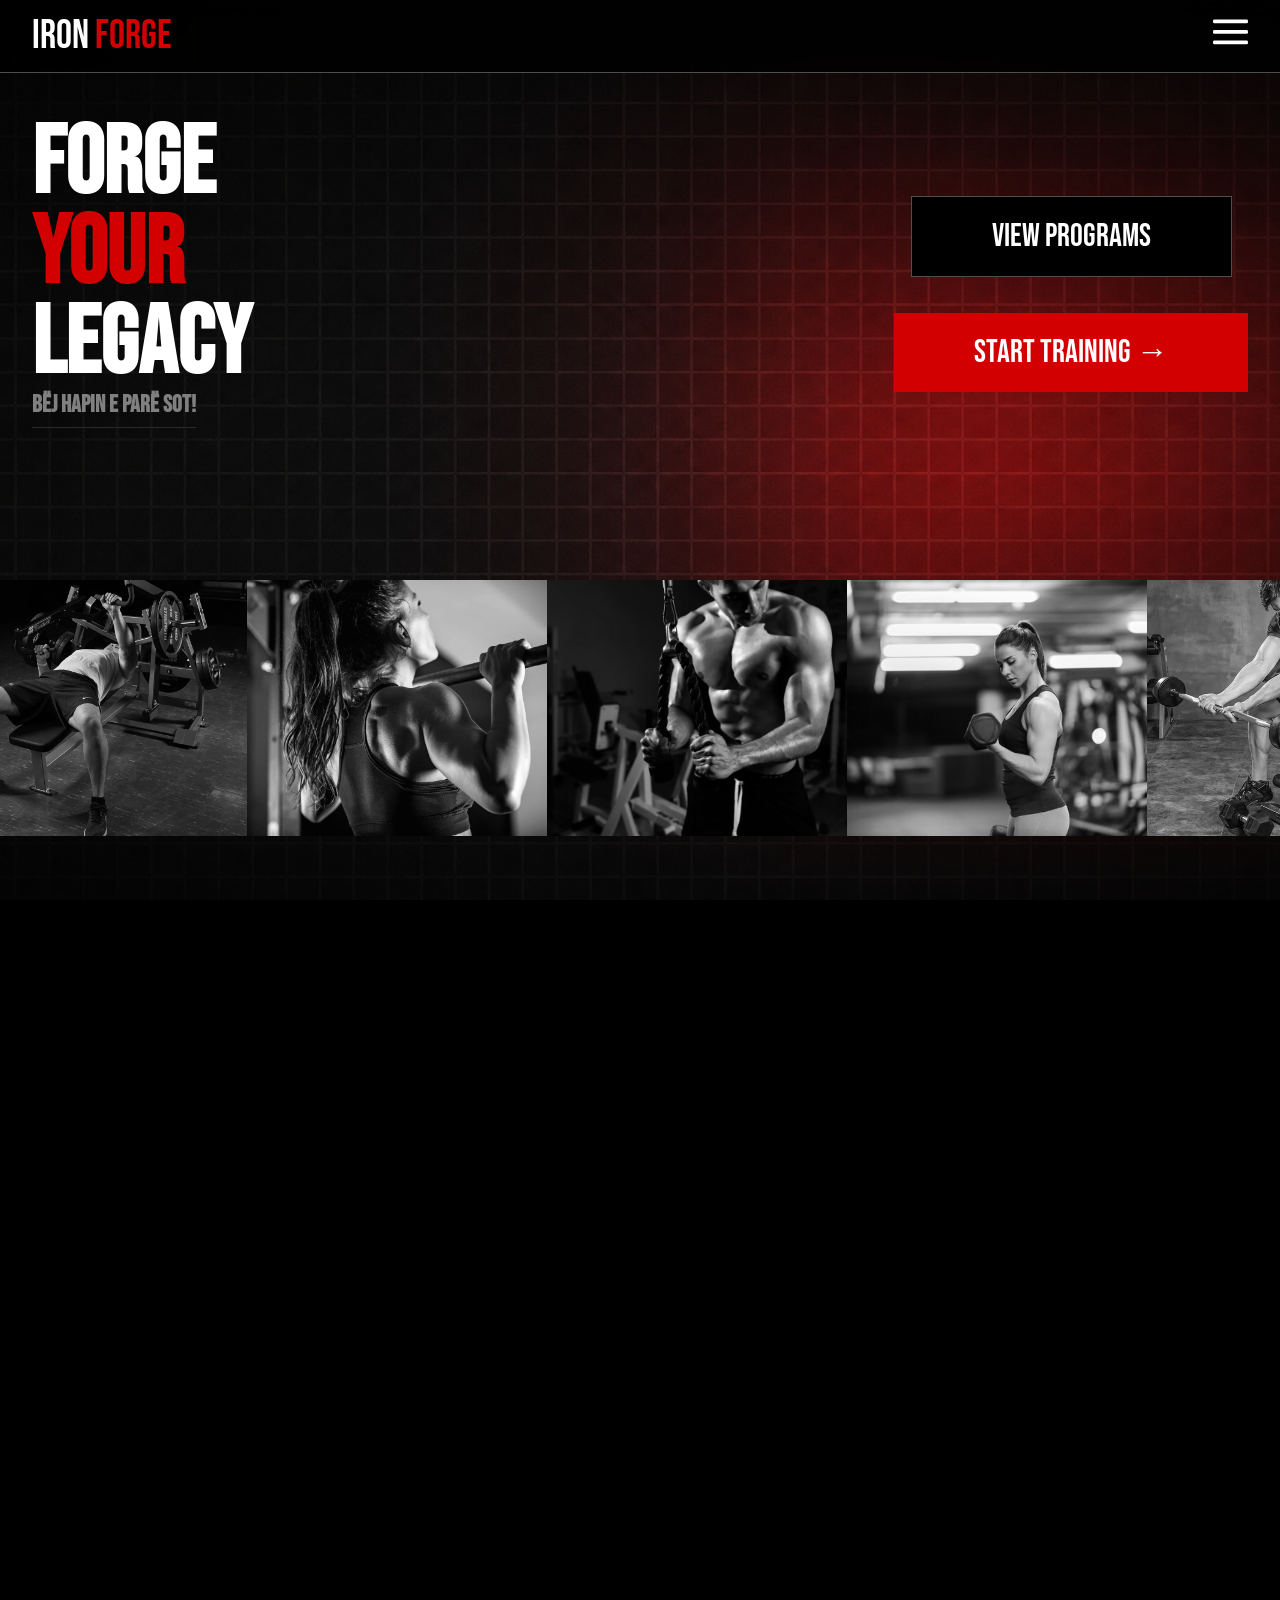
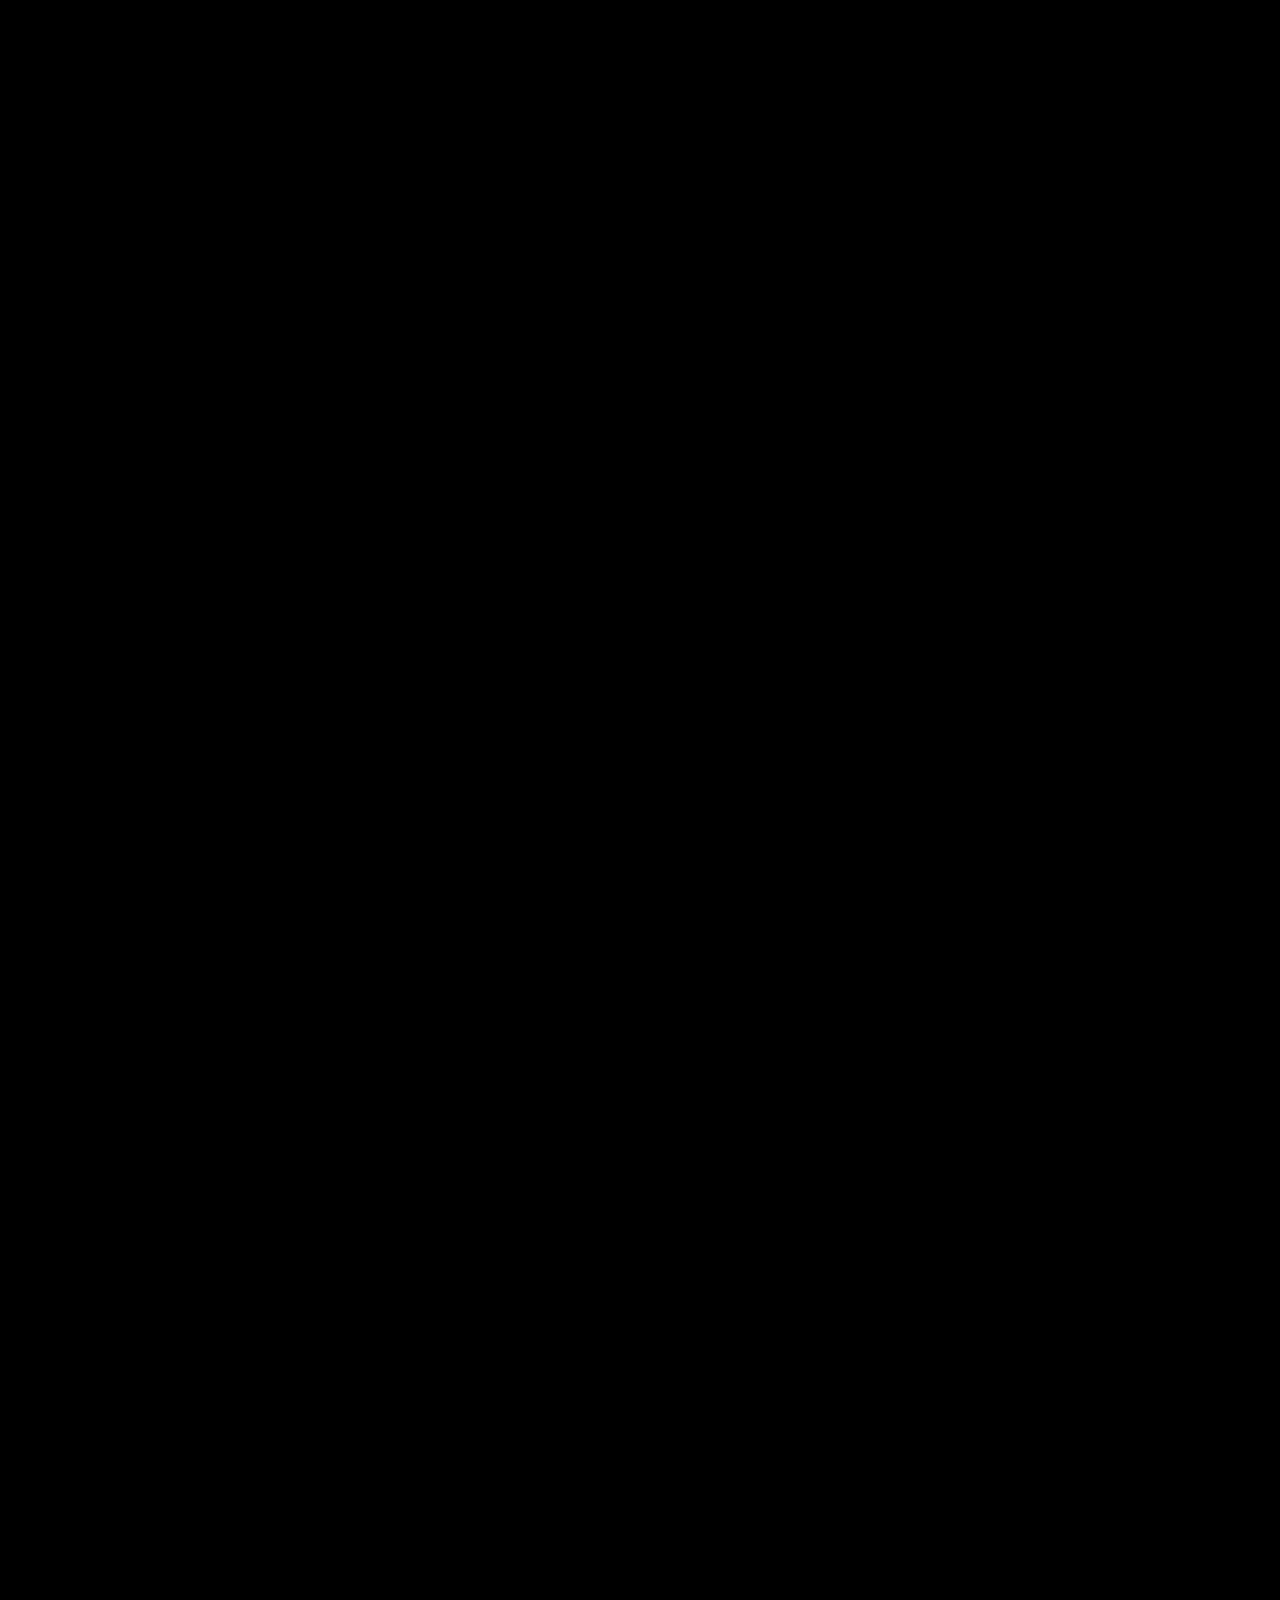
<file: index.html>
<!DOCTYPE html>
<html lang="en">
<head>
    <link rel="stylesheet" href="CSS/style.css">
    <meta charset="UTF-8">
    <meta name="viewport" content="width=device-width, initial-scale=1.0">
    <link rel="preconnect" href="https://fonts.googleapis.com">
    <link href="https://fonts.googleapis.com/css2?family=Bebas+Neue&family=Barlow+Condensed:wght@300;400;600;700&family=Barlow:wght@300;400;500&display=swap" rel="stylesheet">
    <title>IRON FORGE</title>
</head>
<body>
    <!-- HEADER -->
    <header id="header">
        <div>
            <a href="#section1" id="logo-button">
                IRON <span style="color: rgb(210, 0, 0);">FORGE</span>
            </a>
        </div>
        <div id="toggle-button">
            <button id="hamburger-button">
                <svg width="35" height="35" viewBox="0 0 100 80" xmlns="http://www.w3.org/2000/svg">
                    <rect width="100" height="11" rx="4" fill="#ffffff"/>
                    <rect y="30" width="100" height="11" rx="4" fill="#ffffff"/>
                    <rect y="60" width="100" height="11" rx="4" fill="#ffffff"/>
                </svg>
            </button>
        </div>
    </header>
    <!-- SIDEBAR -->
    <nav id="sidebar">
        <div id="sidebar-buttons-container">
            <a href="shop.html">
                <button class="sidebar-buttons">
                    Shop
                </button>
            </a>
            <a href="BMI-calc.html">
                <button class="sidebar-buttons">
                    Llogarit BMI-në
                </button>
            </a>
            <a href="orari.html">
                <button class="sidebar-buttons">
                    Orari
                </button>
            </a>
            <a href="kontakti.html">
                <button class="sidebar-buttons">
                    Kontakti
                </button>
            </a>
        </div>
    </nav>

    <div id="overlay">

    </div>

    <!-- SECTION 1 -->

    <section id="section1">
        <div id="main-page"> 
            <div id="main-page-left">
                <h1>FORGE <span style="color: rgb(210, 0, 0);">YOUR</span> LEGACY</h1>
                <h2>
                  Bëj hapin e parë sot!
                </h2>
            </div>
            <div id="main-page-right">
                <a href="#section2">
                    <button id="view-programs-button">
                        View Programs
                    </button>
                </a>
                <a href="#section3">
                    <button id="start-training-button">
                        Start training &#8594;
                    </button>
                </a>
            </div>
        </div>
        <img src="/images/background.png" alt="" id="bg-image">
        <div class="carousel">
            <div class="track" id="track">
                <img src="images/Hammer_strength.webp" alt="" class="slide">
                <img src="images/Pull_ups.webp" alt="" class="slide">
                <img src="images/Tricep_pushdown.webp" alt="" class="slide">
                <img src="images/Woman_curling.jpg" alt="" class="slide">
                <img src="images/Sports_commercial.avif" alt="" class="slide">
                <img src="images/Hammer_strength.webp" alt="" class="slide">
                <img src="images/Pull_ups.webp" alt="" class="slide">
                <img src="images/Tricep_pushdown.webp" alt="" class="slide">
                <img src="images/Woman_curling.jpg" alt="" class="slide">
                <img src="images/Sports_commercial.avif" alt="" class="slide">
                <img src="images/Hammer_strength.webp" alt="" class="slide">
                <img src="images/Pull_ups.webp" alt="" class="slide">
                <img src="images/Tricep_pushdown.webp" alt="" class="slide">
                <img src="images/Woman_curling.jpg" alt="" class="slide">
                <img src="images/Sports_commercial.avif" alt="" class="slide">               
            </div>
        </div>
    </section>

    <!-- SECTION 2 / PROGRAM CARDS -->

    <section id="section2">
        <div id="section2-text">
            <h3 id="section2-main-text">
                Programet e Trajnimit
            </h3>
            <h4 id="section2-under-text">
                Kemi një program për çdo person!
            </h4>
        </div>
        <div id="programs-grid">
            <div class="programs-grid-items">
                <div class="program-card">
                    <h5 id="card-top-text-1">Program për Humbje Peshe</h5>
                    <p id="card-middle-text-1">Kardio, djegie kalorish dhe plan ushqimor.</p>
                    <p id="card-bottom-text-1" style="color: gray;"></p>
                    <button id="card-button-1" onclick="shikoProgramin(1);">Shiko Programin</button>
                </div>
            </div>
            <div class="programs-grid-items">
                <div class="program-card">
                    <h5 id="card-top-text-2">Program për Ndërtim Muskujsh</h5>
                    <p id="card-middle-text-2">Stërvitje force dhe rritje mase muskulore.</p>
                    <p id="card-bottom-text-2" style="color: gray;"></p>
                    <button id="card-button-2" onclick="shikoProgramin(2);">Shiko Programin</button>
                </div>
            </div>
            <div class="programs-grid-items">
                <div class="program-card">
                    <h5 id="card-top-text-3">Program për Fillestarë</h5>
                    <p id="card-middle-text-3">Ushtrime bazike për fillimin e fitness-it.</p>
                    <p id="card-bottom-text-3" style="color: gray;"></p>
                    <button id="card-button-3" onclick="shikoProgramin(3);">Shiko Programin</button>
                </div>
            </div>
            <div class="programs-grid-items">
                <div class="program-card">
                    <h5 id="card-top-text-4">Program Powerlifting</h5>
                    <p id="card-middle-text-4">Squat, Bench Press dhe Deadlift.</p>
                    <p id="card-bottom-text-4" style="color: gray;"></p>
                    <button id="card-button-4" onclick="shikoProgramin(4);">Shiko Programin</button>
                </div>
            </div>
            <div class="programs-grid-items">
                <div class="program-card">
                    <h5 id="card-top-text-5">Program për Atletë</h5>
                    <p id="card-middle-text-5">Shpejtësi, forcë dhe qëndrueshmëri.</p>
                    <p id="card-bottom-text-5" style="color: gray;"></p>
                    <button id="card-button-5" onclick="shikoProgramin(5);">Shiko Programin</button>

                </div>
            </div>
            <div class="programs-grid-items" id="yoga-card">
                <div class="program-card">
                    <h5 id="card-top-text-6">Program Yoga & Mobility</h5>
                    <p id="card-middle-text-6">Stretching dhe rikuperim i trupit.</p>
                    <p id="card-bottom-text-6" style="color: gray;"></p>
                    <button id="card-button-6" onclick="shikoProgramin(6);">Shiko Programin</button>
                </div>
            </div>
        </div>
    </section>

     <!-- SECTION 3 / SUBSCRIPTON -->

    <section id="section3">
        <div id="subscription-container">
            <div id="subscription-1">
                <h6 class="subs-title">
                    Kalim Ditor
                </h6>
                <div class="subs-price">
                    <p>3.99&euro; / ditë</p>
                </div>
                <div class="subs-desc">
                    <p>Perfekt për një stërvitje të shpejtë pa abonim afatgjatë.</p>
                </div>
                <div>
                    <p>Përfitimet:</p>
                    <ul class="subs-list">
                        <li>Qasje në të gjitha pajisjet</li>
                        <li>Dush & garderobë</li>
                        <li>Wi-Fi falas</li>
                        <li>Pa kontratë</li>
                    </ul>
                </div>
                    <button class="subs-button" id="subs-button-1">
                        Fillo Sot
                    </button>                
            </div>
            <div id="subscription-2">
                <p id="most-poupular">
                    Më e Popullarizuara
                </p>
                <h6 class="subs-title">
                    Abonim Mujor
                </h6>
                <div class="subs-price">
                    <p>24.99&euro; / muaj</p>
                </div>
                <div class="subs-desc">
                    <p>Ideale për stërvitje të rregullta dhe progres konstant.</p>
                </div>
                <div>
                    <p>Përfitimet:</p>
                    <ul class="subs-list">
                        <li>Qasje e pakufizuar</li>
                        <li>Program bazik stërvitjeje</li>
                        <li>Zona cardio & fitness</li>
                        <li>Mbështetje nga trajnerët</li>
                    </ul>
                </div>
                <button class="subs-button" id="subs-button-2">
                    Bëhu Anëtar
                </button>
            </div>
            <div id="subscription-3">
                <h6 class="subs-title">
                    Abonim Vjetor
                </h6>
                <div class="subs-price">
                    <p>249.99&euro; / vit</p>
                </div>
                <div class="subs-desc">
                    <p>Zgjedhja më ekonomike për transformim afatgjatë.</p>
                </div>
                <div>
                    <p>Përfitimet:</p>
                    <ul class="subs-list">
                        <li>Gjithçka nga plani mujor</li>
                        <li>2 muaj falas</li>
                        <li>Prioritet në klasa grupore</li>
                        <li>Konsultim fitness falas</li>
                    </ul>
                </div>
                <button class="subs-button" id="subs-button-3">
                    Bëhu Anëtar
                </button>
            </div>
        </div>

        <!-- POP UP -->

        <div id="subs-success">
            &check; U abonuat me sukses!
        </div>

        <!-- FOOTER -->

        <footer id="footer">
            <div id="footer-left">
                <div id="footer-left-top" style="font-family: 'Bebas Neue'; color: white;">IRON<span style="color: red; font-family: 'Bebas Neue';">FORGE</span></div>
                <div id="footer-left-mid">
                    Një vend për stërvitje serioze, progres të qëndrueshëm dhe disiplinë të vërtetë. Hyr, puno fort, dil më i fortë.
                </div>
                <div id="footer-left-bottom">
                    <button>IG</button>
                    <button>TW</button>
                    <button>YT</button>
                    <button>TK</button>
                </div>
            </div>
            <div id="footer-right">
                <div class="footer-right-text">
                    <a href="index.html#section2"><p class="footer-right-heading" style="font-family: 'Bebas Neue'; color: white;">Programet</p></a>
                    <a href="index.html#section2"><p>Program për Fillestarë</p></a>
                    <a href="index.html#section2"><p>Program për Ndërtim Muskujsh</p></a>
                    <a href="index.html#section2"><p>Program për Humbje Peshe</p></a>
                    <a href="index.html#section2"><p>Program për Atletë</p></a>
                </div>
                <div class="footer-right-text" id="footer-right-text-mid">
                    <a href="kontakti.html"><p class="footer-right-heading" style="font-family: 'Bebas Neue'; color: white;">Kontakti</p></a>
                    <a href="kontakti.html"><p>Rr. “Zija Shemsiu”, Gjilan 60000, Kosovë</p></a>
                    <a href="kontakti.html"><p>+383 44 123 456</p></a>
                    <a href="kontakti.html"><p>info@ironforge.com</p></a>
                    <a href="kontakti.html"><p>Rreth Nesh</p></a>
                </div>
                <div class="footer-right-text" id="footer-right-text-bottom">
                    <p class="footer-right-heading" style="font-family: 'Bebas Neue'; color: white;">Orari i punes</p>
                    <p>E Hënë - E Premte: 09:00 - 24:00</p>
                    <p>E Shtunë: 10:00 - 22:00</p>
                    <p>E Diel: 10:00 - 20:00</p>
                </div>
            </div>
        </footer>
    </section>

    <script src="JavaScript/script.js"></script>
</body>
</html>
</file>
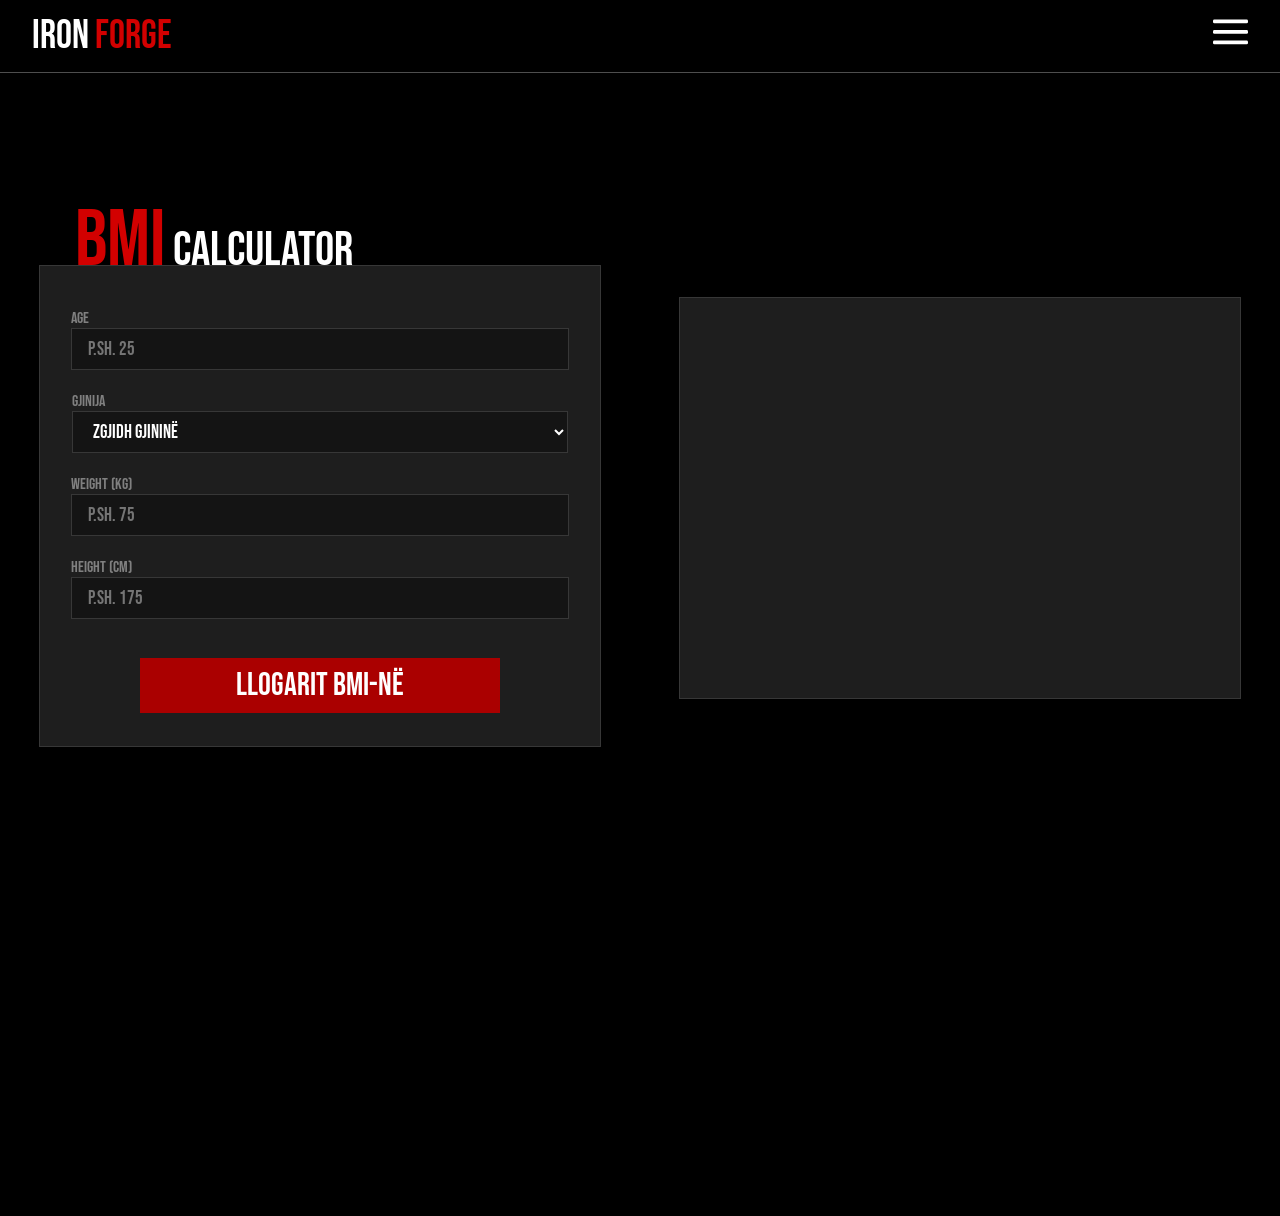
<file: BMI-calc.html>
<!DOCTYPE html>
<html lang="en">
<head>
    <link rel="stylesheet" href="CSS/style.css">
    <meta charset="UTF-8">
    <meta name="viewport" content="width=device-width, initial-scale=1.0">
    <link rel="preconnect" href="https://fonts.googleapis.com">
    <link href="https://fonts.googleapis.com/css2?family=Bebas+Neue&family=Barlow+Condensed:wght@300;400;600;700&family=Barlow:wght@300;400;500&display=swap" rel="stylesheet">
    <title>IRON FORGE</title>
</head>
<body>
    <!-- HEADER -->
    <header id="header">
        <div>
            <a href="index.html" id="logo-button">
                IRON <span style="color: rgb(210, 0, 0);">FORGE</span>
            </a>
        </div>
        <div id="toggle-button">
            <button id="hamburger-button">
                <svg width="35" height="35" viewBox="0 0 100 80" xmlns="http://www.w3.org/2000/svg">
                    <rect width="100" height="11" rx="4" fill="#ffffff"/>
                    <rect y="30" width="100" height="11" rx="4" fill="#ffffff"/>
                    <rect y="60" width="100" height="11" rx="4" fill="#ffffff"/>
                </svg>
            </button>
        </div>
    </header>
    <!-- SIDEBAR -->
    <nav id="sidebar">
        <div id="sidebar-buttons-container">
            <a href="shop.html">
                <button class="sidebar-buttons">
                    Shop
                </button>
            </a>
            <a href="BMI-calc.html">
                <button class="sidebar-buttons">
                    Llogarit BMI-në
                </button>
            </a>
            <a href="orari.html">
                <button class="sidebar-buttons">
                    Orari
                </button>
            </a>
            <a href="kontakti.html">
                <button class="sidebar-buttons">
                    Kontakti
                </button>
            </a>
        </div>
    </nav>

    <div id="overlay">

    </div>

    <!-- MAIN -->
     <!-- CALCULATOR -->

    <main id="BMI-main-container">
        <form id="BMI-calc">
            <div id="BMI-top-text">
                <span style="color: rgb(210, 0, 0); font-size: 5rem;">BMI</span> calculator
            </div>
            <div id="age-div">
                <p>Age</p>
                <input type="number" id="input-age" class="input-info" placeholder="P.sh. 25">
            </div>
            <div id="dropdown-div">
                <p>Gjinija</p>
                <select name="" id="input-gender" class="input-info">
                    <option value="">Zgjidh gjininë</option>
                    <option value="">Mashkull</option>
                    <option value="">Femër</option>
                    <option value="">Preferoj të mos deklaroj</option>
                </select>
            </div>
            <div>
                <p>Weight (kg)</p>
                <input type="number" id="input-weight" class="input-info" placeholder="P.sh. 75">
            </div>
            <div>
                <p>Height (cm)</p>
                <input type="number" id="input-height" class="input-info" placeholder="P.sh. 175">       
            </div>
            <div>
                <button type="submit" id="BMI-button">
                    Llogarit BMI-në
                </button>
            </div>
        </form>
        <!-- RESULTS, RIGHT SIDE -->
        <div id="BMI-right">
            <div id="bmi-nr">
                <div id="bmi-nr-value"></div>
                <p id="bmi-nr-text"></p>
            </div>
            <div id="bar">
                <div id="dot">

                </div>
            </div>
            <div id="bmi-text">

            </div>
        </div>
    </main>

    <!-- FOOTER -->
     
    <footer id="footer">
        <div id="footer-left">
            <div id="footer-left-top" style="font-family: 'Bebas Neue'; color: white;">IRON<span style="color: red; font-family: 'Bebas Neue';">FORGE</span></div>
            <div id="footer-left-mid">
                Një vend për stërvitje serioze, progres të qëndrueshëm dhe disiplinë të vërtetë. Hyr, puno fort, dil më i fortë.
            </div>
            <div id="footer-left-bottom">
                <button>IG</button>
                <button>TW</button>
                <button>YT</button>
                <button>TK</button>
            </div>
        </div>
        <div id="footer-right">
            <div class="footer-right-text">
                <a href="index.html#section2"><p class="footer-right-heading" style="font-family: 'Bebas Neue'; color: white;">Programet</p></a>
                <a href="index.html#section2"><p>Program për Fillestarë</p></a>
                <a href="index.html#section2"><p>Program për Ndërtim Muskujsh</p></a>
                <a href="index.html#section2"><p>Program për Humbje Peshe</p></a>
                <a href="index.html#section2"><p>Program për Atletë</p></a>
            </div>
            <div class="footer-right-text" id="footer-right-text-mid">
                <a href="kontakti.html"><p class="footer-right-heading" style="font-family: 'Bebas Neue'; color: white;">Kontakti</p></a>
                <a href="kontakti.html"><p>Rr. “Zija Shemsiu”, Gjilan 60000, Kosovë</p></a>
                <a href="kontakti.html"><p>+383 44 123 456</p></a>
                <a href="kontakti.html"><p>info@ironforge.com</p></a>
                <a href="kontakti.html"><p>Rreth Nesh</p></a>
            </div>
            <div class="footer-right-text" id="footer-right-text-bottom">
                <p class="footer-right-heading" style="font-family: 'Bebas Neue'; color: white;">Orari i punes</p>
                <p>E Hënë - E Premte: 09:00 - 24:00</p>
                <p>E Shtunë: 10:00 - 22:00</p>
                <p>E Diel: 10:00 - 20:00</p>
            </div>
        </div>
    </footer>

    <script src="JavaScript/bmi.js"></script>
</body>
</html>
</file>
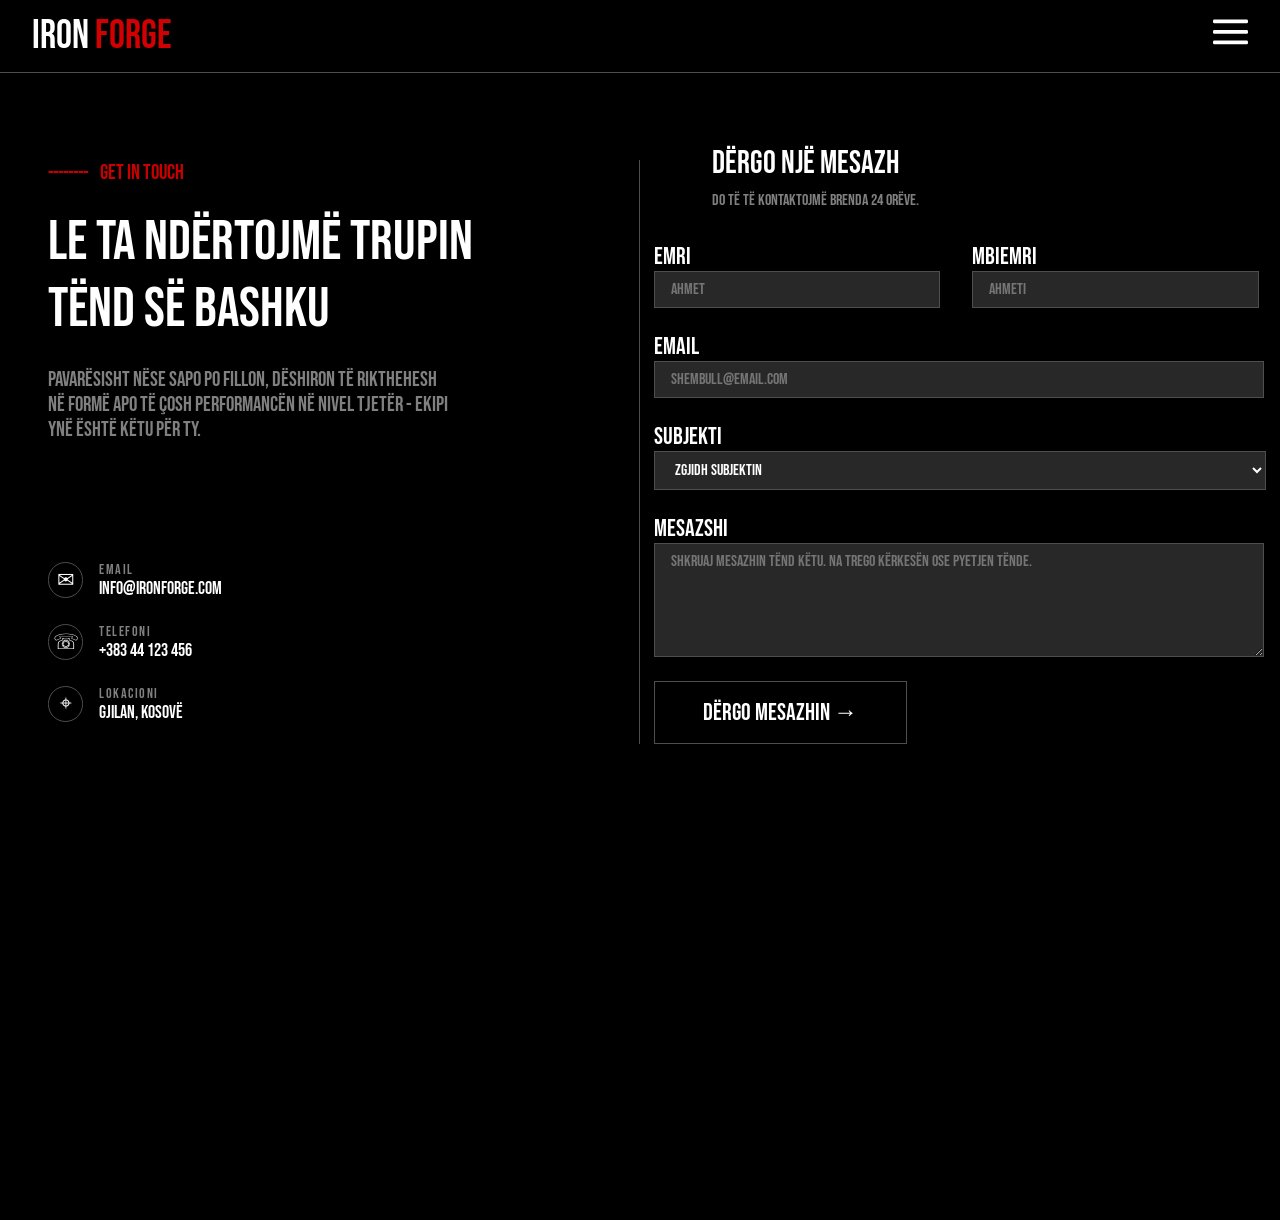
<file: kontakti.html>
<!DOCTYPE html>
<html lang="en">
<head>
    <link rel="stylesheet" href="CSS/style.css">
    <meta charset="UTF-8">
    <meta name="viewport" content="width=device-width, initial-scale=1.0">
    <link rel="preconnect" href="https://fonts.googleapis.com">
    <link href="https://fonts.googleapis.com/css2?family=Bebas+Neue&family=Barlow+Condensed:wght@300;400;600;700&family=Barlow:wght@300;400;500&display=swap" rel="stylesheet">
    <title>IRON FORGE</title>
</head>
<body>
    <!-- HEADER -->
    <header id="header">
        <div>
            <a href="index.html" id="logo-button">
                IRON <span style="color: rgb(210, 0, 0);">FORGE</span>
            </a>
        </div>
        <div id="toggle-button">
            <button id="hamburger-button">
                <svg width="35" height="35" viewBox="0 0 100 80" xmlns="http://www.w3.org/2000/svg">
                    <rect width="100" height="11" rx="4" fill="#ffffff"/>
                    <rect y="30" width="100" height="11" rx="4" fill="#ffffff"/>
                    <rect y="60" width="100" height="11" rx="4" fill="#ffffff"/>
                </svg>
            </button>
        </div>
    </header>
    <!-- SIDEBAR -->
    <nav id="sidebar">
        <div id="sidebar-buttons-container">
            <a href="shop.html">
                <button class="sidebar-buttons">
                    Shop
                </button>
            </a>
            <a href="BMI-calc.html">
                <button class="sidebar-buttons">
                    Llogarit BMI-në
                </button>
            </a>
            <a href="orari.html">
                <button class="sidebar-buttons">
                    Orari
                </button>
            </a>
            <a href="kontakti.html">
                <button class="sidebar-buttons">
                    Kontakti
                </button>
            </a>
        </div>
    </nav>

    <div id="overlay">

    </div>

    <!-- MAIN -->

    <!-- LEFT SIDE / INFO -->

    <main id="kontakti-grid">
        <div id="kontakti-left">
            <div id="kontakti-left-text">
                <p id="kontakti-left-text-top"><span style="margin-right: 9px; letter-spacing: -1px;">--------</span> GET IN TOUCH</p>
                <p id="kontakti-left-text-mid">Le ta ndërtojmë trupin tënd së bashku</p>
                <p id="kontakti-left-text-bottom">
                    Pavarësisht nëse sapo po fillon, dëshiron të rikthehesh në formë apo të çosh performancën në nivel tjetër - ekipi ynë është këtu për ty.
                </p>
            </div>
            <div id="kontakti-left-info-container">
                <a href="mailto:info@ironforge.com">
                <div id="kontakti-left-info">
                    <div class="kontakti-left-info">
                        <button class="kontakti-left-button">
                            &#x2709;
                        </button>
                        <div> 
                            <p class="kontakti-left-info-header">EMAIL</p>
                                info@ironforge.com
                        </div>
                    </div>
                    </a>
                    <a href="tel:+383 44 123 456">
                        <div class="kontakti-left-info">
                            <button class="kontakti-left-button">
                                &#x260F;
                            </button>
                            
                                <div>
                                    <p class="kontakti-left-info-header">TELEFONI</p>
                                    <p>+383 44 123 456</p> 
                                </div>
                        </div>
                    </a>
                    <div class="kontakti-left-info" id="map-button">
                        <button class="kontakti-left-button" style="padding-bottom: 2px;">
                            &#x2316;
                        </button>
                        <div>
                            <p class="kontakti-left-info-header">LOKACIONI</p>
                            <p>Gjilan, Kosovë</p>
                        </div>
                    </div>
                </div>
                <div id="iframe">
                    <iframe src="https://www.google.com/maps/embed?pb=!1m18!1m12!1m3!1d2943.036712337141!2d21.46179427616729!3d42.46950787118293!2m3!1f0!2f0!3f0!3m2!1i1024!2i768!4f13.1!3m3!1m2!1s0x13548dc77c15ef01%3A0x8be4fe0d8cd480dc!2sUniversiteti%20Publik%20%22Kadri%20Zeka%22!5e0!3m2!1sen!2srs!4v1779048821437!5m2!1sen!2srs"
                     width="300" height="250" style="border:0;" allowfullscreen="" loading="lazy" referrerpolicy="no-referrer-when-downgrade">
                    </iframe>
                </div>
            </div>
        </div>

        <!-- RIGHT SIDE / FORM -->

        <div id="kontakti-right">
            <div id="kontakti-form-text-top">
                <p id="kontakti-form-text-top-1">Dërgo një mesazh</p>
                <p id="kontakti-form-text-top-2">Do të të kontaktojmë brenda 24 orëve.</p>
            </div>
            <div>
                <form id="kontakti-form">
                    <div id="kontakti-form-edit">
                        <div id="emri-dhe-mbiemri">
                            <div id="kontakti-name">
                                <p class="form-input-headers">Emri</p>
                                <input type="text" id="kontakti-name-input" class="kontakti-form" placeholder="Ahmet">
                            </div>
                            <div id="kontakti-lname">
                                <p class="form-input-headers">Mbiemri</p>
                                <input type="text" id="kontakti-lname-input" class="kontakti-form" placeholder="Ahmeti">
                            </div>
                        </div>
                        <div id="kontakti-email">
                            <p class="form-input-headers">Email</p>
                            <input type="email" class="kontakti-form" placeholder="shembull@email.com" id="kontakti-email-input">
                        </div>
                        <div id="kontakti-subject">
                            <p class="form-input-headers">Subjekti</p>
                            <select name="" id="subjekti-form" class="kontakti-form">
                                <option value="0">Zgjidh subjektin</option>
                                <option value="">Anëtarësim</option>
                                <option value="">Trajnime</option>
                                <option value="">Informata</option>
                            </select>
                        </div>
                        <div>
                            <p class="form-input-headers">Mesazshi</p>
                            <textarea name="" id="mesazhi-form" class="kontakti-form" placeholder="Shkruaj mesazhin tënd këtu. Na trego kërkesën ose pyetjen tënde."></textarea>
                        </div>
                        <div>
                            <p style="color: red;" id="error-form"></p>
                            <button type="submit" id="form-button">
                                Dërgo mesazhin &#8594;
                            </button>
                        </div>
                    </div>
                </form>
            </div>
        </div>
    </main>

    <!-- FOOTER -->

    <footer id="footer">
        <div id="footer-left">
            <div id="footer-left-top" style="font-family: 'Bebas Neue'; color: white;">IRON<span style="color: red; font-family: 'Bebas Neue';">FORGE</span></div>
            <div id="footer-left-mid">
                Një vend për stërvitje serioze, progres të qëndrueshëm dhe disiplinë të vërtetë. Hyr, puno fort, dil më i fortë.
            </div>
            <div id="footer-left-bottom">
                <button>IG</button>
                <button>TW</button>
                <button>YT</button>
                <button>TK</button>
            </div>
        </div>
        <div id="footer-right">
            <div class="footer-right-text">
                <a href="index.html#section2"><p class="footer-right-heading" style="font-family: 'Bebas Neue'; color: white;">Programet</p></a>
                <a href="index.html#section2"><p>Program për Fillestarë</p></a>
                <a href="index.html#section2"><p>Program për Ndërtim Muskujsh</p></a>
                <a href="index.html#section2"><p>Program për Humbje Peshe</p></a>
                <a href="index.html#section2"><p>Program për Atletë</p></a>
            </div>
            <div class="footer-right-text" id="footer-right-text-mid">
                <a href="#kontakti-grid"><p class="footer-right-heading" style="font-family: 'Bebas Neue'; color: white;">Kontakti</p></a>
                <a href="#kontakti-grid"><p>Rr. “Zija Shemsiu”, Gjilan 60000, Kosovë</p></a>
                <a href="#kontakti-grid"><p>+383 44 123 456</p></a>
                <a href="#kontakti-grid"><p>info@ironforge.com</p></a>
                <a href="#kontakti-grid"><p>Rreth Nesh</p></a>
            </div>
            <div class="footer-right-text" id="footer-right-text-bottom">
                <p class="footer-right-heading" style="font-family: 'Bebas Neue'; color: white;">Orari i punes</p>
                <p>E Hënë - E Premte: 09:00 - 24:00</p>
                <p>E Shtunë: 10:00 - 22:00</p>
                <p>E Diel: 10:00 - 20:00</p>
            </div>
        </div>
    </footer>

    <script src="JavaScript/kontakti.js"></script>
</body>
</html>
</file>
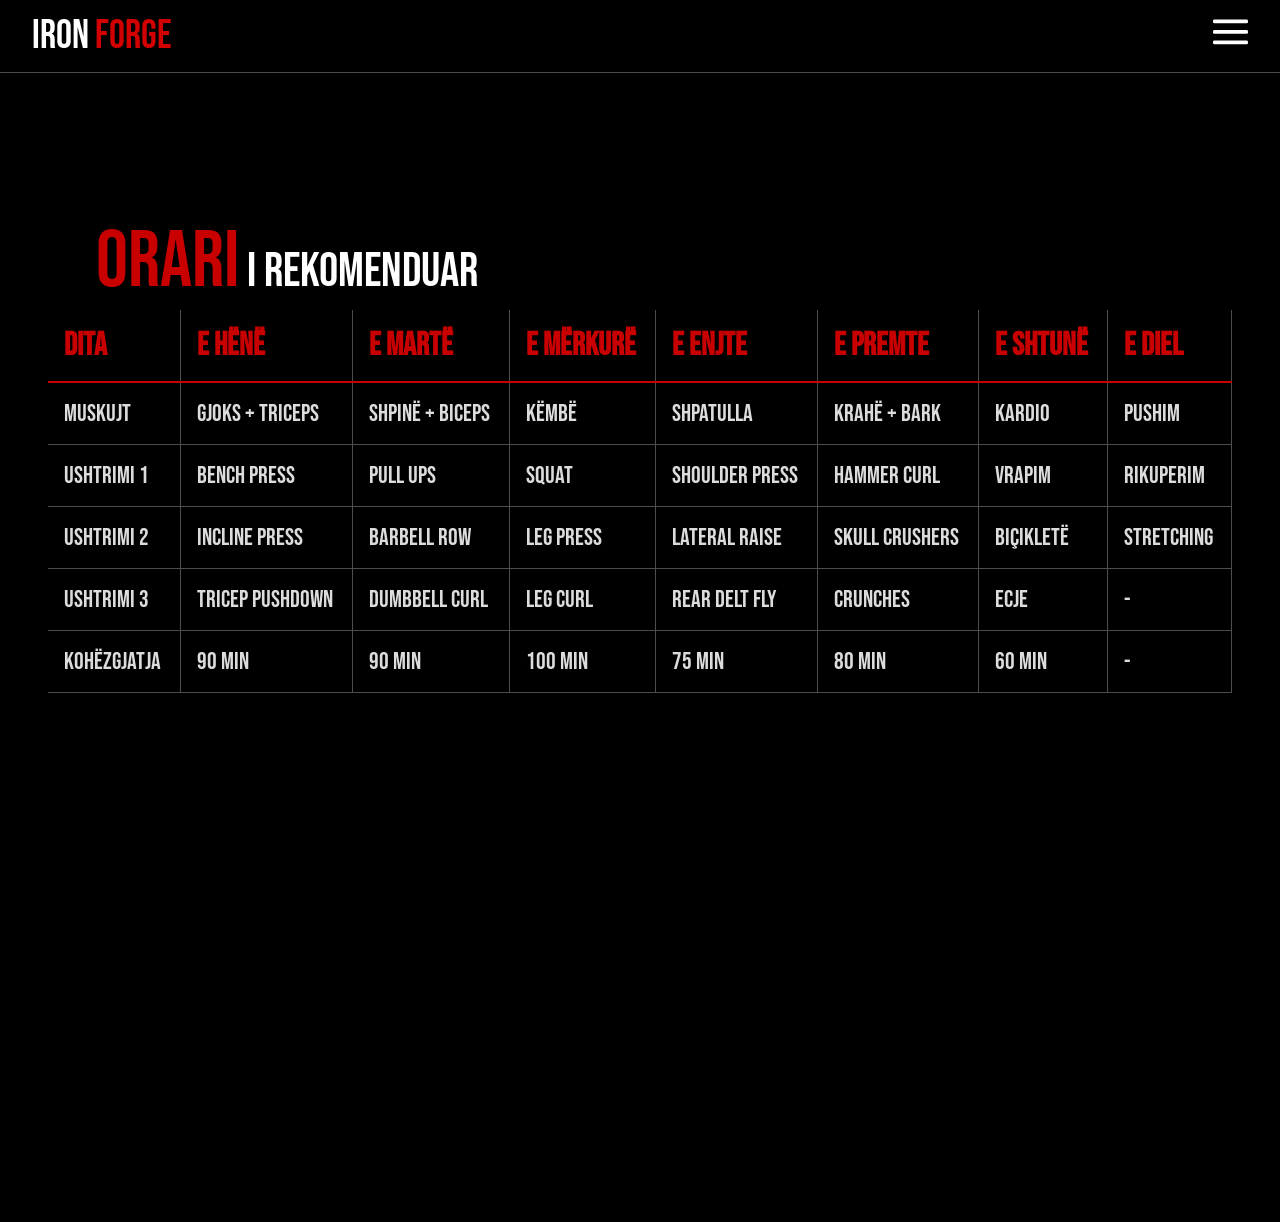
<file: orari.html>
<!DOCTYPE html>
<html lang="en">
<head>
    <link rel="stylesheet" href="CSS/style.css">
    <meta charset="UTF-8">
    <meta name="viewport" content="width=device-width, initial-scale=1.0">
    <link rel="preconnect" href="https://fonts.googleapis.com">
    <link href="https://fonts.googleapis.com/css2?family=Bebas+Neue&family=Barlow+Condensed:wght@300;400;600;700&family=Barlow:wght@300;400;500&display=swap" rel="stylesheet">
    <title>IRON FORGE</title>
</head>
<body>
    <!-- HEADER -->
    <header id="header">
        <div>
            <a href="index.html" id="logo-button">
                IRON <span style="color: rgb(210, 0, 0);">FORGE</span>
            </a>
        </div>
        <div id="toggle-button">
            <button id="hamburger-button">
                <svg width="35" height="35" viewBox="0 0 100 80" xmlns="http://www.w3.org/2000/svg">
                    <rect width="100" height="11" rx="4" fill="#ffffff"/>
                    <rect y="30" width="100" height="11" rx="4" fill="#ffffff"/>
                    <rect y="60" width="100" height="11" rx="4" fill="#ffffff"/>
                </svg>
            </button>
        </div>
    </header>
    <!-- SIDEBAR -->
    <nav id="sidebar">
        <div id="sidebar-buttons-container">
            <a href="shop.html">
                <button class="sidebar-buttons">
                    Shop
                </button>
            </a>
            <a href="BMI-calc.html">
                <button class="sidebar-buttons">
                    Llogarit BMI-në
                </button>
            </a>
            <a href="orari.html">
                <button class="sidebar-buttons">
                    Orari
                </button>
            </a>
            <a href="kontakti.html">
                <button class="sidebar-buttons">
                    Kontakti
                </button>
            </a>
        </div>
    </nav>

    <div id="overlay">

    </div>

    <!-- MAIN -->

    <!-- ORARI TABLE -->

    <main id="orari-table-parent">
        <div id="orari-text">
            <span style="margin-left: 3rem; color: rgb(200, 0, 0);; font-size: 5rem;">Orari</span> i rekomenduar
        </div>

        <table>
            <tr>
                <th>Dita</th>
                <th>E Hënë</th>
                <th>E Martë</th>
                <th>E Mërkurë</th>
                <th>E Enjte</th>
                <th>E Premte</th>
                <th>E Shtunë</th>
                <th>E Diel</th>
            </tr>
            <tr>
                <td>Muskujt</td>
                <td>Gjoks + Triceps</td>
                <td>Shpinë + Biceps</td>
                <td>Këmbë</td>
                <td>Shpatulla</td>
                <td>Krahë + Bark</td>
                <td>Kardio</td>
                <td>Pushim</td>
            </tr>
            <tr>
                <td>Ushtrimi 1</td>
                <td>Bench Press</td>
                <td>Pull Ups</td>
                <td>Squat</td>
                <td>Shoulder Press</td>
                <td>Hammer Curl</td>
                <td>Vrapim</td>
                <td>Rikuperim</td>
            </tr>
            <tr>
                <td>Ushtrimi 2</td>
                <td>Incline Press</td>
                <td>Barbell Row</td>
                <td>Leg Press</td>
                <td>Lateral Raise</td>
                <td>Skull Crushers</td>
                <td>Biçikletë</td>
                <td>Stretching</td>
            </tr>
            <tr>
                <td>Ushtrimi 3</td>
                <td>Tricep Pushdown</td>
                <td>Dumbbell Curl</td>
                <td>Leg Curl</td>
                <td>Rear Delt Fly</td>
                <td>Crunches</td>
                <td>Ecje</td>
                <td>-</td>
            </tr>
            <tr>
                <td>Kohëzgjatja</td>
                <td>90 min</td>
                <td>90 min</td>
                <td>100 min</td>
                <td>75 min</td>
                <td>80 min</td>
                <td>60 min</td>
                <td>-</td>
            </tr>
        </table>
    </main>

    <!-- FOOTER -->

    <footer id="footer">
        <div id="footer-left">
            <div id="footer-left-top" style="font-family: 'Bebas Neue'; color: white;">IRON<span style="color: red; font-family: 'Bebas Neue';">FORGE</span></div>
            <div id="footer-left-mid">
                Një vend për stërvitje serioze, progres të qëndrueshëm dhe disiplinë të vërtetë. Hyr, puno fort, dil më i fortë.
            </div>
            <div id="footer-left-bottom">
                <button>IG</button>
                <button>TW</button>
                <button>YT</button>
                <button>TK</button>
            </div>
        </div>
        <div id="footer-right">
            <div class="footer-right-text">
                <a href="index.html#section2"><p class="footer-right-heading" style="font-family: 'Bebas Neue'; color: white;">Programet</p></a>
                <a href="index.html#section2"><p>Program për Fillestarë</p></a>
                <a href="index.html#section2"><p>Program për Ndërtim Muskujsh</p></a>
                <a href="index.html#section2"><p>Program për Humbje Peshe</p></a>
                <a href="index.html#section2"><p>Program për Atletë</p></a>
            </div>
            <div class="footer-right-text" id="footer-right-text-mid">
                <a href="kontakti.html"><p class="footer-right-heading" style="font-family: 'Bebas Neue'; color: white;">Kontakti</p></a>
                <a href="kontakti.html"><p>Rr. “Zija Shemsiu”, Gjilan 60000, Kosovë</p></a>
                <a href="kontakti.html"><p>+383 44 123 456</p></a>
                <a href="kontakti.html"><p>info@ironforge.com</p></a>
                <a href="kontakti.html"><p>Rreth Nesh</p></a>
            </div>
            <div class="footer-right-text" id="footer-right-text-bottom">
                <p class="footer-right-heading" style="font-family: 'Bebas Neue'; color: white;">Orari i punes</p>
                <p>E Hënë - E Premte: 09:00 - 24:00</p>
                <p>E Shtunë: 10:00 - 22:00</p>
                <p>E Diel: 10:00 - 20:00</p>
            </div>
        </div>
    </footer>

    <script src="JavaScript/orari.js"></script>
</body>
</html>
</file>
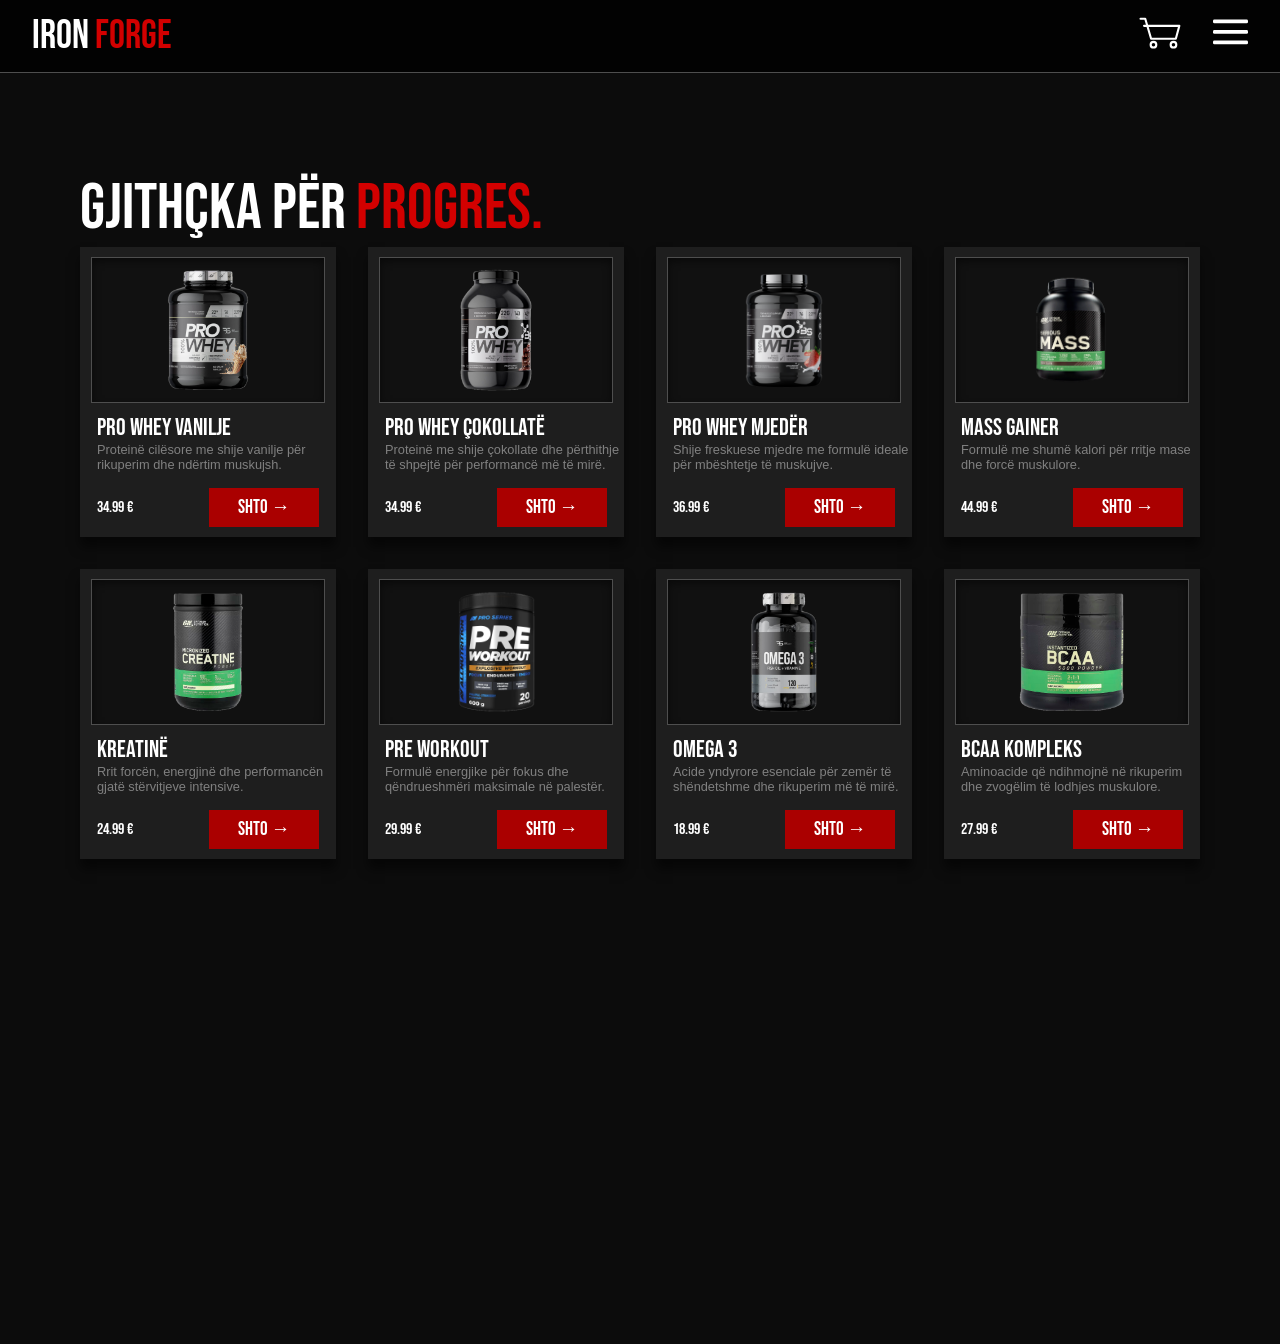
<file: shop.html>
<!DOCTYPE html>
<html lang="en">
<head>
    <link rel="stylesheet" href="CSS/style.css">
    <meta charset="UTF-8">
    <meta name="viewport" content="width=device-width, initial-scale=1.0">
    <link rel="preconnect" href="https://fonts.googleapis.com">
    <link href="https://fonts.googleapis.com/css2?family=Bebas+Neue&family=Barlow+Condensed:wght@300;400;600;700&family=Barlow:wght@300;400;500&display=swap" rel="stylesheet">
    <title>IRON FORGE</title>
</head>
<body style="background-color: rgb(12, 12, 12);">
    <!-- HEADER -->
    <header id="header">
        <div>
            <a href="index.html" id="logo-button">
                IRON <span style="color: rgb(210, 0, 0);">FORGE</span>
            </a>
        </div>
        <div id="header-right-buttons">
            <div id="shop-button-container">
                <button id="shop-button-toggle">
                    <svg xmlns="http://www.w3.org/2000/svg" width="80" height="50" viewBox="0 0 680 420" fill="none" stroke="white" stroke-width="18" stroke-linecap="round" stroke-linejoin="round">
                        <polyline points="200,140 240,140 290,310 500,310 530,200 230,200"/>
                        <circle cx="310" cy="360" r="24"/>
                        <circle cx="480" cy="360" r="24"/>
                    </svg>
                </button>
            </div>
            <div id="toggle-button">
                <button id="hamburger-button">
                    <svg width="35" height="35" viewBox="0 0 100 80" xmlns="http://www.w3.org/2000/svg">
                        <rect width="100" height="11" rx="4" fill="#ffffff"/>
                        <rect y="30" width="100" height="11" rx="4" fill="#ffffff"/>
                        <rect y="60" width="100" height="11" rx="4" fill="#ffffff"/>
                    </svg>
                </button>
            </div>
        </div>
    </header>
    <!-- SIDEBAR -->
    <nav id="sidebar">
        <div id="sidebar-buttons-container">
            <a href="shop.html">
                <button class="sidebar-buttons">
                    Shop
                </button>
            </a>
            <a href="BMI-calc.html">
                <button class="sidebar-buttons">
                    Llogarit BMI-në
                </button>
            </a>
            <a href="orari.html">
                <button class="sidebar-buttons">
                    Orari
                </button>
            </a>
            <a href="kontakti.html">
                <button class="sidebar-buttons">
                    Kontakti
                </button>
            </a>
        </div>
    </nav>

    <!-- SHOP SIDE BAR -->

    <div id="shop-sidebar">
        <div id="shop-cart-container">


        </div>
        <div id="purchase">
            <button id="purchase-button">
                Blej
            </button>
        </div>
    </div>

    <div id="overlay">

    </div>

    <!-- MAIN -->

    <!-- SHOP GRID -->

    <main id="shop-main-container">
        <div id="shop-header">
            Gjithçka për <span style="color: rgb(210, 0, 0);">progres.</span>
        </div>
        <div id="shop-grid">
            <div id="card-protein-vanilla" class="card-shop">
                <div class="shop-image">
                    <img src="images/shop-images/ProWheyVanilla.png" alt="Protein powder vanilla">
                </div>
                <div class="shop-card-mid">
                    <p>Pro Whey Vanilje</p>
                    <h5>Proteinë cilësore me shije vanilje për rikuperim dhe ndërtim muskujsh.</h5>
                </div>
                <div class="shop-card-bottom">
                    <p>34.99 &euro;</p>
                    <button id="protein-vanilla-button">Shto &#8594;</button>
                </div>
            </div>
            <div id="card-protein-chocolate" class="card-shop">
                <div class="shop-image">
                    <img src="images/shop-images/ProWheyChocolate.png" alt="Protein powder chocolate">
                </div>
                <div class="shop-card-mid">
                    <p>Pro Whey Çokollatë</p>
                    <h5>Proteinë me shije çokollate dhe përthithje të shpejtë për performancë më të mirë.</h5>
                </div>
                <div class="shop-card-bottom">
                    <p>34.99 &euro;</p>
                    <button id="protein-chocolate-button">Shto &#8594;</button>
                </div>
            </div>
            <div id="card-protein-raspberry" class="card-shop">
                <div class="shop-image">
                    <img src="images/shop-images/ProWheyRaspberry.png" alt="Protein powder raspberry">
                </div>
                <div class="shop-card-mid">
                    <p>Pro Whey Mjedër</p>
                    <h5>Shije freskuese mjedre me formulë ideale për mbështetje të muskujve.</h5>
                </div>
                <div class="shop-card-bottom">
                    <p>36.99 &euro;</p>
                    <button id="protein-raspberry-button">Shto &#8594;</button>
                </div>
            </div>
            <div id="card-mass-gainer" class="card-shop">
                <div class="shop-image">
                    <img src="images/shop-images/MassGainer.png" alt="Mass gainer">
                </div>
                <div class="shop-card-mid">
                    <p>Mass Gainer</p>
                    <h5>Formulë me shumë kalori për rritje mase dhe forcë muskulore.</h5>
                </div>
                <div class="shop-card-bottom">
                    <p>44.99 &euro;</p>
                    <button id="mass-gainer-button">Shto &#8594;</button>
                </div>
            </div>
            <div id="card-creatine" class="card-shop">
                <div class="shop-image">
                    <img src="images/shop-images/Creatine.png" alt="Creatine">
                </div>
                <div class="shop-card-mid">
                    <p>Kreatinë</p>
                    <h5>Rrit forcën, energjinë dhe performancën gjatë stërvitjeve intensive.</h5>
                </div>
                <div class="shop-card-bottom">
                    <p>24.99 &euro;</p>
                    <button id="creatine-button">Shto &#8594;</button>
                </div>
            </div>
            <div id="card-pre-workout" class="card-shop">
                <div class="shop-image">
                    <img src="images/shop-images/PreWorkout.png" alt="Pre workout">
                </div>
                <div class="shop-card-mid">
                    <p>Pre Workout</p>
                    <h5>Formulë energjike për fokus dhe qëndrueshmëri maksimale në palestër.</h5>
                </div>
                <div class="shop-card-bottom">
                    <p>29.99 &euro;</p>
                    <button id="pre-workout-button">Shto &#8594;</button>
                </div>
            </div>
            <div id="card-omega-3" class="card-shop">
                <div class="shop-image">
                    <img src="images/shop-images/Omega3.png" alt="Omega 3">
                </div>
                <div class="shop-card-mid">
                    <p>Omega 3</p>
                    <h5>Acide yndyrore esenciale për zemër të shëndetshme dhe rikuperim më të mirë.</h5>
                </div>
                <div class="shop-card-bottom">
                    <p>18.99 &euro;</p>
                    <button id="omega3-button">Shto &#8594;</button>
                </div>
            </div>
            <div id="card-bcaa" class="card-shop">
                <div class="shop-image">
                    <img src="images/shop-images/BCAA.png" alt="BCAA">
                </div>
                <div class="shop-card-mid">
                    <p>BCAA Kompleks</p>
                    <h5>Aminoacide që ndihmojnë në rikuperim dhe zvogëlim të lodhjes muskulore.</h5>
                </div>
                <div class="shop-card-bottom">
                    <p>27.99 &euro;</p>
                    <button id="bcaa-button">Shto &#8594;</button>
                </div>
            </div>
        </div>
    </main>

    <!-- POP UPS -->

    <div id="purchase-succsesful">
        Blerja juaj u krye me sukses.
    </div>

    <div id="cart-full">
        Cart is full
    </div>

    <!-- FOOTER -->


    <footer id="footer">
        <div id="footer-left">
            <div id="footer-left-top" style="font-family: 'Bebas Neue'; color: white;">IRON<span style="color: red; font-family: 'Bebas Neue';">FORGE</span></div>
            <div id="footer-left-mid">
                Një vend për stërvitje serioze, progres të qëndrueshëm dhe disiplinë të vërtetë. Hyr, puno fort, dil më i fortë.
            </div>
            <div id="footer-left-bottom">
                <button>IG</button>
                <button>TW</button>
                <button>YT</button>
                <button>TK</button>
            </div>
        </div>
        <div id="footer-right">
            <div class="footer-right-text">
                <a href="index.html#section2"><p class="footer-right-heading" style="font-family: 'Bebas Neue'; color: white;">Programet</p></a>
                <a href="index.html#section2"><p>Program për Fillestarë</p></a>
                <a href="index.html#section2"><p>Program për Ndërtim Muskujsh</p></a>
                <a href="index.html#section2"><p>Program për Humbje Peshe</p></a>
                <a href="index.html#section2"><p>Program për Atletë</p></a>
            </div>
            <div class="footer-right-text" id="footer-right-text-mid">
                <a href="kontakti.html"><p class="footer-right-heading" style="font-family: 'Bebas Neue'; color: white;">Kontakti</p></a>
                <a href="kontakti.html"><p>Rr. “Zija Shemsiu”, Gjilan 60000, Kosovë</p></a>
                <a href="kontakti.html"><p>+383 44 123 456</p></a>
                <a href="kontakti.html"><p>info@ironforge.com</p></a>
                <a href="kontakti.html"><p>Rreth Nesh</p></a>
            </div>
            <div class="footer-right-text" id="footer-right-text-bottom">
                <p class="footer-right-heading" style="font-family: 'Bebas Neue'; color: white;">Orari i punes</p>
                <p>E Hënë - E Premte: 09:00 - 24:00</p>
                <p>E Shtunë: 10:00 - 22:00</p>
                <p>E Diel: 10:00 - 20:00</p>
            </div>
        </div>
    </footer>

    <script src="JavaScript/shop.js"></script>
</body>
</html>
</file>
<file: CSS/style.css>
/* GENERAL */

* {
    margin: 0;
    padding: 0;
    font-family: "Bebas Neue", "Arial", "sans-serif";
    scroll-behavior: smooth;
}


body {
    margin: 0;
    height: 100vh;
    overflow-y: scroll;
    scroll-snap-type: y mandatory;
    overflow-x: hidden;
    background-color: black;
}

a {
    text-decoration: none;
    color: white;
}

/* SECTION SCROLLING */

html {
    scroll-snap-type: y mandatory;
    overflow-y: scroll;
    height: 100%;
}

#section1 {
    height: 100vh;
    position: relative;
    scroll-snap-align: start;
}

#section2 {
    height: 150vh;
    position: relative;
    scroll-snap-align: start;
    background-color: rgb(17, 17, 17);
}

#section3 {
    height: 140vh;
    position: relative;
    scroll-snap-align: start;
    background-color: black;
}

/* SECTION 1 BG IMAGE */

#bg-image {
    position: absolute;
    top: 0;
    left: 0;
    width: 100%;
    height: 100%;
    z-index: 0;
    user-select: none;
    pointer-events: none;
    object-fit: cover;
}

/* HEADER */

#header {
    display: flex;
    align-items: center;
    justify-content: space-between;
    padding: 0 2rem;
    height: 4.5rem;
    background-color: rgba(0, 0, 0, 0.8);
    backdrop-filter: blur(12px);
    transition: all 0.5s;
    border-bottom: 0.7px solid rgb(78, 78, 78);
    position: fixed;
    left: 0;
    top: 0;
    right: 0;
    z-index: 101;
}

#header:hover {
    box-shadow: 0 5px 3px rgba(59, 0, 0, 0.739);
    border-bottom-color: rgb(59, 0, 0);
}

#header-right-buttons {
    display: flex;
    align-items: center;
}

#hamburger-button {
    border: none;
    background-color: transparent;
    cursor: pointer;
}

#shop-button-toggle {
    background-color: transparent;
    border: none;
    cursor: pointer;
    margin-bottom: 0.9rem;
    margin-right: 1rem;
}


#logo-button {
    border: none;
    color: white;
    font-size: 40px;
    background-color: transparent;
    cursor: pointer;
    text-decoration: none;
}

/* SIDEBAR */

#sidebar {
    position: fixed;
    right: 0;
    top: 4.5rem;
    bottom: 0;
    width: 15rem;
    background-color: rgba(0, 0, 0, 0.75);
    backdrop-filter: blur(12px);
    transform: translateX(100%);
    transition: transform 0.3s ease;
    z-index: 100;
    display: flex;
    flex-direction: column;
    justify-content: top;
    align-items: center;
}


#sidebar.open {
    transform: translateX(0);
}

#sidebar-buttons-container {
    display: flex;
    flex-direction: column;
    height: 10rem;
    align-items: center;
}

.sidebar-buttons {
    color: white;
    border: none;
    width: 15rem;
    background-color: transparent;
    padding: 2rem 0;
    font-size: 1.5rem;
    letter-spacing: 1.5px;
    cursor: pointer;
}

.sidebar-buttons:hover {
    border-bottom: 0.7px solid rgb(78, 78, 78);
    box-shadow: 0 4px 8px rgba(78, 78, 78, 0.3);
}

#overlay {
    position: fixed;
    top: 4.5rem;
    right: 0;
    left: 0;
    bottom: 0;
    background-color: rgba(0, 0, 0, 0.4);
    pointer-events: none;
    opacity: 0;
    transition: opacity 0.3s ease;
    z-index: 99;
}

#overlay.active {
    opacity: 1;
    pointer-events: all;
}

/* FOOTER */

#footer * {
    font-family: Arial, Helvetica, sans-serif;
}

#footer {
    display: flex;
    justify-content: space-between;
    width: 100%;
    height: 35%;
    background-color: rgb(25, 25, 25);
    border-top: 0.7px solid rgb(78, 78, 78);
}

#footer-left {
    display: flex;
    flex-direction: column;
    align-items: flex-start;
    margin-left: 2.5rem;
    margin-top: 2rem;
}

#footer-left-top {
    color: white;
    font-size: 2.5rem;
}

#footer-left-mid {
    line-height: 1.2rem;
    margin-top: 0.8rem;
    color: gray;
    max-width: 10rem;
    text-align: left;
    font-size: 0.7rem;
}

#footer-left-bottom {
    margin-top: 1.5rem;
}

#footer-left-bottom button {
    height: 2rem;
    width: 2rem;
    border: 1px solid rgb(78, 78, 78);
    background-color: rgb(28, 28, 28);
    color: gray;
    cursor: pointer;
    transition: color 0.3s, border-color 0.3s;
}

#footer-left-bottom button:hover {
    color: rgb(200, 0, 0);
    border-color: rgb(200, 0, 0);
}

#footer-right {
    margin-top: 2rem;
    display: flex;
    justify-content: space-around;
    font-size: 0.7rem;
}

.footer-right-heading {
    color: white;
    font-size: 1.1rem;
    letter-spacing: 2.3px;
}


.footer-right-text {
    margin-right: 13rem;
    max-width: 10rem;
    margin-left: -5rem;
}

.footer-right-text p {
    margin-bottom: 1.6rem;
    color: gray;
    transition: color 0.2s;
}

.footer-right-text p:hover {
    color: white;
}

/* SECTION 1 */

#main-page {
    padding-top: 6rem;
    display: flex;
    justify-content: space-between;
    z-index: 10;
}

#main-page-left {
    padding-top: 1.5rem;
    color: white;
    position: relative;
    margin-left: 2rem;
    z-index: inherit;
    border-bottom: 1.5px solid rgb(42, 42, 42);
    padding-bottom: 0.5rem;
}

h1 {
    font-size: 6rem;
    max-width: 40px;
    line-height:  90px;
}

h2 {
    color: gray;
    font-size: 1.5rem;
}

#main-page-right {
    z-index: inherit;
    display: flex;
    flex-direction: column;
    align-items: center;
    justify-content: space-evenly;
    margin-top: 4rem;
    margin-right: 2rem;
}

#view-programs-button {
    background-color: black;
    color: white;
    border: 0.9px solid rgb(78, 78, 78);
    font-size: 2rem;
    cursor: pointer;
    padding: 20px 80px;
    transition: all 0.5s;
}

#view-programs-button:hover {
    margin-bottom: 10px;
    box-shadow: 0px 3px 25px rgba(255, 255, 255, 0.5);
    text-shadow: 0px 1px 20px rgba(255, 255, 255, 0.5);;
}

#start-training-button {
    background-color: rgb(210, 0, 0);
    color: white;
    border: none;
    font-size: 2rem;
    text-decoration: none;
    cursor: pointer;
    padding: 20px 80px;
    position: relative;
    display: inline-block;
    overflow: hidden;
    transition: margin 0.5s; 
}

#start-training-button::after {
    content: "";
    position: absolute;
    bottom: 0;
    left: 0;
    width: 0;
    height: 3px;
    background: white;
    transition: width 0.5s ease;
}

#start-training-button:hover::after {
    width: 100%;
}

#start-training-button:hover {
    margin-bottom: 10px;
}


/* CAROUSEL */

.carousel {
    position: absolute;
    overflow: hidden;
    z-index: 1;
    pointer-events: none;
    user-select: none;
    bottom: 4rem;
}

.track {
    filter: grayscale(1);
    display: flex;
    width: max-content;
}

.slide {
    width: 300px;
    height: 16rem;
    overflow: hidden;
    flex-shrink: 0;
    display: block;
    object-fit: cover;
}

/* SECTION 2 */

@keyframes slideUp {
    from {opacity: 0; transform: translateY(12px);}
    to {opacity: 1; transform: translateY(0);}
}

.animate {
    animation: slideUp 0.5s ease;
}


#section2-text {
    display: flex;
    flex-direction: column;
    justify-content: space-between;
    padding-top: 7rem;
    margin-left: 2rem;
}

h3 {
    color: white;
    font-size: 4rem;
    width: 300px;
    line-height: 70px;
}

h4 {
    margin-top: 1rem;
    color: gray;
    font-size: 1.5rem;
}

#programs-grid {
    display: grid;
    grid-template-columns: 1fr 1fr 1fr;
    text-align: center;
    margin-top: 1.5rem;
    margin-left: 6rem;
    margin-right: 6rem;
}

.programs-grid-items {
    position: relative;
    border-right: 1px solid rgb(42, 42, 42);
    border-bottom: 1px solid rgb(42, 42, 42);
    padding-top: 3rem;
    height: 23rem;
    font-size: 1rem;
    cursor: pointer;
}

.programs-grid-items:hover {
    background-color: rgba(255, 255, 255, 0.08);
}

.programs-grid-items::after {
    content: "";
    position: absolute;
    bottom: 0;
    left: 0;
    width: 0;
    height: 3px;
    background-color: rgb(170, 0, 0);
    transition: width 0.5s ease;
}

.programs-grid-items:hover::after {
    width: 100%;
}

.program-card {
    color: white;
    display: flex;
    flex-direction: column;
    height: 100%;
    align-items: center;
    transition: all 0.7s;
}

.program-card h5 {
    font-size: 2rem;
    line-height: 50px;
}

.program-card p {
    margin-top: 2rem;
    font-size: 1.5rem;
    max-width: 18rem;
    word-spacing: 1px;
}

.program-card button {
    margin-top: 2rem;
    border: none;
    color: white;
    background-color: rgb(170, 0, 0);
    padding: 0.7rem 2.5rem;
    font-size: 2rem;
    margin-top: auto;
    margin-bottom: 3rem;
    cursor: pointer;
}

/* SECTION 3 */

#subscription-container {
    display: flex;
    align-items: center;
    justify-content: space-around;
    padding-top: 7.5rem;
    margin-bottom: 2rem;

}

#subscription-1 {
    background-color: rgb(17, 17, 17);
    color: white;
    border: 1px solid rgb(42, 42, 42);
    height: 35rem;
    width: 25rem;
    display: flex;
    flex-direction: column;
    justify-content: space-around;
    align-items: center;
    transition: background-color 0.3s;
}

#subscription-1 button {
    background-color: transparent;
    border: 1px solid rgb(55, 55, 55);
    transition: background-color 0.2s;
}

#subscription-1 button:hover {
    background-color: rgb(170, 0, 0);
}

#subscription-1:hover {
    background-color: rgb(40, 40, 40);
}

#subscription-2 {
    background-color: rgb(40, 40, 40);
    color: white;
    border: 1px solid rgb(42, 42, 42);
    height: 35rem;
    width: 25rem;
    position: relative;
    display: flex;
    flex-direction: column;
    justify-content: space-around;
    align-items: center;
    border-top: 8px solid rgb(210, 0, 0);
    margin-bottom: 3rem;
}

#subscription-3 {
    background-color: rgb(17, 17, 17);
    color: white;
    border: 1px solid rgb(42, 42, 42); 
    height: 35rem;
    width: 25rem;
    display: flex;
    flex-direction: column;
    justify-content: space-around;
    align-items: center;
    transition: background-color 0.2s;
}

#subscription-3 button {
    background-color: transparent;
    border: 1px solid rgb(55, 55, 55);
    transition: background-color 0.3s;
}

#subscription-3 button:hover {
    background-color: rgb(170, 0, 0);
}

#subscription-3:hover {
    background-color: rgb(40, 40, 40);
}

#most-poupular {
    position: absolute;
    top: -1.65rem;
    left: 2rem;
    font-size: 1.5rem;
    background-color: transparent;
    box-shadow: 0 2px 15px rgba(0, 0, 0, 0.5)
}

.subs-title {
    font-size: 2.5rem;
}

.subs-price {
    font-size: 2rem;
}
.subs-desc {
    font-size: 1.5rem;
    text-align: center;
}

.subs-list {
    color: gray;
    line-height: 2rem;
}

.subs-button {
    font-size: 3rem;
    color: white;
    padding: 0.7rem 4rem;
    background-color: rgb(170, 0, 0);
    border: none;
    cursor: pointer;
}

#subs-success {
    position: fixed;
    z-index: 101;
    background-color: rgb(50, 50, 50);
    color: white;
    font-size: 1.2rem;
    border-left: 5px solid rgb(67, 200, 67);
    width: 15rem;
    height: 5rem;
    right: 0;
    bottom: 3rem;
    transform: translateX(150%);
    transition: transform 0.6s;
    display: flex;
    justify-content: center;
    align-items: center;
    word-spacing: 2px;
}

#subs-success.slide {
    transform: translateX(0);
}

/* BMI-CALC */

#BMI-main-container {
    display: flex;
    justify-content: space-around;
    align-items: center;
    height: 100vh;
}

/* LEFT */

#BMI-top-text {
    color: white;
    font-size: 3rem;
    position: absolute;
    top: -4.55rem;
    left: 2.2rem;
}

#BMI-calc {
    position: relative;
    background-color: rgb(30, 30, 30);
    margin-top: 7rem;
    border: 1px solid rgb(55, 55, 55);
    display: flex;
    flex-direction: column;
    height: 30rem;
    width: 35rem;
    justify-content: space-around;
    align-items: center;
}

#age-div p {
    margin-top: 2rem;
}

#BMI-calc p {
    color: gray;
}

#input-height {
    margin-bottom: 1rem;
}

.input-info {
    border: 1px solid rgb(55, 55, 55);
    background-color: rgb(20, 20, 20);
    width: 30rem;
    height: 2.5rem;
    color: white;
    font-size: 1.2rem;
    padding-left: 1rem;
    outline: 2px solid transparent;
    transition: outline 0.3s;
}

#input-gender {
    height: 2.6rem;
    width: 31rem;
}


.input-info::-webkit-inner-spin-button {
    display: none;
}

.input-info:focus {
    outline: 2px solid rgb(170, 0, 0);
    outline-offset: -2px;
}

#dropdown-div {
    color: rgb(230, 230, 230);
}

#dropdown-div p {
    color: gray;
}

#BMI-calc button {
    font-size: 2rem;
    margin-bottom: 1.4rem;
    padding: 0.5rem 6rem;
    cursor: pointer;
    color: white;
    background-color: rgb(170, 0, 0);
    border: none;
    transition: all 0.3s;
}

#BMI-calc button:hover {
    background-color: rgb(180, 60, 60);
}

#BMI-calc button:active {
    background-color: rgb(190, 80, 80);
}

/* RIGHT */

#BMI-right {
    margin-top: 6rem;
    width: 35rem;
    height: 25rem;
    background-color: rgb(30, 30, 30);
    display: flex;
    flex-direction: column;
    justify-content: space-evenly;
    align-items: center;
    border: 1px solid rgb(55, 55, 55);
}

#bar {
    position: relative;
    background: linear-gradient(to right, rgb(5, 201, 240), rgb(66, 213, 66), yellow, red);
    width: 95%;
    height: 9px;
    border-radius: 999px;
    display: flex;
    align-items: center;
    opacity: 0;
    transition: opacity 0.3s;
}

#dot {
    background-color: white;
    position: absolute;
    left: 0;
    border-radius: 100%;
    height: 17px;
    width: 17px;
    transition: left 0.5s;
    opacity: 0;
}

#bar.calc, #dot.calc {
    opacity: 1;
}

#bmi-nr {
    font-size: 7rem;
    display: flex;
    flex-direction: column;
    justify-content: center;
    align-items: center;
}

#bmi-text {
    font-size: 1.4rem;
    color: gray;
    max-width: 25rem;
}

#bmi-nr-text {
    font-size: 2.5rem;
}

/* ORARI */

#orari-text{
    color: white;
    font-size: 3rem;
}

#orari-table-parent {
    padding: 3rem;
    background: rgb(0, 0, 0);
    display: flex;
    height: 90vh;
    flex-direction: column;
    justify-content: center;
    align-items: flex-start;
}

table {
    width: 100%;
    border-collapse: collapse;
    background: rgb(0, 0, 0);
    color: rgb(255, 255, 255);
}

th {
    background: rgb(0, 0, 0);
    color: rgb(200, 0, 0);
    font-size: 2rem;
    text-align: left;
    padding: 1rem 1rem;
    border-bottom: 2px solid rgb(200, 0, 0);
    border-right: 0.7px solid rgb(78, 78, 78);
}

td {
    padding: 1rem 1rem;
    border-right: 0.7px solid rgb(78, 78, 78);
    border-bottom: 0.7px solid rgb(78, 78, 78);
    font-size: 1.5rem;
    vertical-align: top;
    color: rgb(220, 220, 220);
}

tr:hover td {
    background: rgb(18, 18, 18);
    color: rgb(255, 255, 255);
}

/* KONTAKTI */

#kontakti-grid {
    display: grid;
    grid-template-columns: 1fr 1fr;
    margin-bottom: 10rem;
}

#kontakti-left-info-container {
    display: flex;
}

#iframe {
    opacity: 0;
    user-select: none;
    pointer-events: none;
    transition: opacity 0.3s;
}

#iframe.show {
    opacity: 1;
    user-select: all;
    pointer-events: all;
}

#kontakti-left {
    color: white;
    margin-top: 10rem;
    margin-left: 3rem;
    display: flex;
    flex-direction: column;
    justify-content: space-between;
    border-right: 1px solid rgb(78, 78, 78);
}

#kontakti-left-info {
    display: flex;
    flex-direction: column;
}

.kontakti-left-info a {
    color: white;
    text-decoration: none;
    transition: color 0.3s;
}
#kontakti-left-text-top {
    font-size: 1.3rem;
    color: rgb(200, 0, 0);
    margin-bottom: 1.5rem;
}

#kontakti-left-text-mid {
    font-size: 3.5rem;
    max-width: 27rem;
    margin-bottom: 1.5rem;
}

#kontakti-left-text-bottom {
    font-size: 1.3rem;
    max-width: 25rem;
    color: gray;
}

#kontakti-left-info {
    margin-top: 3rem;
    font-size: 1.1rem;
}

.kontakti-left-info {
    display: flex;
    align-items: center;
    margin-top: 1.5rem;
    width: 15rem;
    cursor: pointer;
    transition: color 0.3s;
}

.kontakti-left-info:hover {
    border-color: rgb(200, 0, 0);
    color: rgb(200, 0, 0);
}

.kontakti-left-info:hover button {
    border-color: rgb(200, 0, 0);
    color: rgb(200, 0, 0);
}

.kontakti-left-info:hover a {
    color: rgb(200, 0, 0);
}

.kontakti-left-button {
    color: white;
    text-align: center;
    font-size: 1.3rem;
    display: flex;
    justify-content: center;
    align-items: center;
    height: 2.2rem;
    width: 2.2rem;
    border: 1px solid rgb(78, 78, 78);
    border-radius: 100%;
    background-color: transparent;
    border-radius: 100%;
    margin-right: 1rem;
    cursor: pointer;
    transition: border-color 0.3s, color 0.3s;
}


.kontakti-left-info-header {
    color: gray;
    font-size: 0.9rem;
    letter-spacing: 1.5px;
}

/* KONTAKTI FORM */

#kontakti-form-text-top-1 {
    margin-top: 9rem;
    margin-bottom: 0.5rem;
    font-size: 2rem;
    color: white;
    margin-left: 4.5rem;
}

#kontakti-form-text-top-2 {
    color: gray;
    margin-left: 4.5rem;
}

#kontakti-form {
    display: flex;
    flex-direction: column;
    justify-content: space-around;
    align-items: center;
    color: white;
}

#emri-dhe-mbiemri {
    margin-top: 2rem;
    display: flex;
}

.kontakti-form {
    width: 36rem;
    background-color: rgba(40, 40, 40);
    border: 1px solid rgb(78, 78, 78);
    margin-bottom: 1.5rem;
    padding: 0.5rem 1rem;
    color: white;
    font-size: 1rem;
    outline: 2px solid transparent;
    transition: all 0.3s;
}

.kontakti-form:focus {
    outline: 2px solid rgb(170, 0, 0);
    outline-offset: -2px;
}

.form-input-headers {
    font-size: 1.5rem;
}

#kontakti-name-input {
    max-width: 15.8rem;
    margin-right: 2rem;
}


#kontakti-lname-input {
    max-width: 15.8rem;
}

#subjekti-form {
    width: 38.3rem;
}

#mesazhi-form {
    min-height: 6rem;
    max-height: 12rem;
    vertical-align: top;
    font-family: inherit;
    min-width: 36rem;
}

#form-button {
    padding: 1rem 3rem;
    font-size: 1.5rem;
    color: white;
    background-color: transparent;
    border: 1px solid rgb(78, 78, 78);
    cursor: pointer;
    transition: background-color 0.3s, border-color 0.3s; 
}

#form-button:hover {
    background-color: rgb(200, 0, 0);
    border-color: rgb(200, 0, 0);
}

/* SHOP */

#shop-main-container {
    display: flex;
    flex-direction: column;
    justify-content: center;
    align-items: flex-start;
    height: 100vh;
    margin-bottom: 8rem;
}

#shop-header {
    color: white;
    font-size: 4rem;
    margin: 8rem 5rem 0rem;
}

#shop-grid {
    display: grid;
    grid-template-columns: 1fr 1fr 1fr 1fr;
    column-gap: 2rem;
    row-gap: 2rem;
    margin: 0 5rem;
}

.card-shop {
    height: 18rem;
    background-color: rgb(30, 30, 30);
    border: 1.5px solid transparent;
    transition: border 0.3s;
    box-shadow: 0 10px 10px rgba(0, 0, 0, 0.5);
    cursor: pointer;
}

.card-shop:hover {
    border: 1.5px solid rgb(100, 100, 100);
}

.shop-image {
    height: 9rem;
    background-color: rgb(17, 17, 17);
    margin: 0.6rem 0.6rem;
    box-shadow: inset 0 3px 8px rgba(0, 0, 0, 0.50);
    border: 0.7px solid rgb(78, 78, 78);
    display: flex;
    align-items: center;
}

.shop-image img {
    height: 85%;
    width: 100%;
    object-fit: contain;
}

.shop-card-mid {
    color: white;
    margin-left: 1rem;
}

.shop-card-mid p {
    font-size: 1.5rem;
}

.shop-card-mid h5 {
    font-family: Arial, Helvetica, sans-serif;
    font-size: 0.8rem;
    font-weight: 400;
    color: gray;
}

.shop-card-bottom {
    display: flex;
    justify-content: space-between;
    align-items: center;
    margin: 1rem 1rem 0;
    color: white;
}

.shop-card-bottom button {
    font-size: 1.2rem;
    color: white;
    border: none;
    padding: 0.5rem 1.8rem;
    background-color: rgb(170, 0, 0);
    cursor: pointer;
    transition: background-color 0.3s;
}

.shop-card-bottom button:hover {
    background-color: rgb(170, 70, 70);
}

/* SHOP SIDEBAR */

#shop-sidebar {
    position: fixed;
    right: 0;
    top: 4.5rem;
    bottom: 0;
    width: 20rem;
    background-color: rgba(0, 0, 0, 0.75);
    backdrop-filter: blur(12px);
    transform: translateX(100%);
    transition: transform 0.3s ease;
    z-index: 100;
    display: flex;
    flex-direction: column;
    align-items: center;
}

#shop-sidebar.open {
    transform: translateX(0);
}

#shop-cart-container {
    display: flex;
    flex-direction: column;
    margin-top: 2rem;
}

.shop-cart-item {
    background-color: rgb(40, 40, 40);
    width: 18rem;
    height: 7rem;
    border: 0.7px solid rgb(78, 78, 78);
    display: flex;
    align-items: center;
    margin-bottom: 1rem;
}

.shop-cart-img {
    width: 10rem;
    height: 80%;
    border-right: 1px solid rgb(78, 78, 78);
    display: flex;
    align-items: flex-start;
    padding: 0 1rem;
}

.shop-cart-img img {
    height: 100%;
    width: 100%;
    object-fit: contain;
}

.shop-cart-bottom {
    display: flex;
    justify-content: space-around;
    align-items: center;
    width: 100%;
    height: 100%;
}

.shop-cart-text {
    height: 50%;
    width: 100%;
    display: flex;
    flex-direction: column;
    align-items: flex-start;
    justify-content: space-around;
}

.shop-cart-text p {
    padding-left: 1rem;
    max-width: 6rem;
}

.shop-cart-price {
    color: white;
    font-size: 1.5rem;
}

.shop-cart-name {
    color: gray;
    font-size: 1.2rem;
}

.remove-button {
    border-left: 1px solid rgb(78, 78, 78);
    padding-left: 1rem;
    height: 30%;
    display: flex;
    align-items: center;
}

.remove-button button {
    color: gray;
    background-color: transparent;
    margin-right: 0.8rem;
    font-family: 1.3rem;
    border: none;
    cursor: pointer;
    transition: color 0.3s;
}

.remove-button button:hover {
    color: rgb(170, 0, 0);
}

#purchase {
    position: absolute;
    bottom: 3rem;
    width: 100%;
    height: 2rem;
    display: flex;
    align-items: center;
    justify-content: center;
    flex-direction: column;
}

#purchase-button {
    background-color: rgb(170, 0, 0);
    color: white;
    font-size: 1.5rem;
    padding: 1rem 8rem;
    border: none;
    cursor: pointer;
    transition: box-shadow 0.3s;
}

#purchase-button:hover {
    box-shadow: 0 2px 15px rgba(170, 0, 0, 0.8);
}

#totali {
    font-size: 1rem;
    color: white;
}

#total-price {
    font: 1rem;
    color: white;
}

#cart-full {
    position: fixed;
    z-index: 101;
    background-color: rgb(50, 50, 50);
    color: white;
    font-size: 1.2rem;
    border-left: 5px solid rgb(170, 0, 0);
    width: 15rem;
    height: 5rem;
    right: 0;
    bottom: 3rem;
    transform: translateX(150%);
    transition: transform 0.6s;
    display: flex;
    justify-content: center;
    align-items: center;
    word-spacing: 2px;
}

#cart-full.slide {
    transform: translateX(0);
}

#purchase-succsesful {
    position: fixed;
    z-index: 101;
    background-color: rgb(50, 50, 50);
    color: white;
    font-size: 1.2rem;
    border-left: 5px solid rgb(67, 200, 67);
    width: 15rem;
    height: 5rem;
    right: 0;
    bottom: 3rem;
    transform: translateX(150%);
    transition: transform 0.6s;
    display: flex;
    justify-content: center;
    align-items: center;
    word-spacing: 2px;
}

#purchase-succsesful.slide {
    transform: translateX(0);
}

@media (max-width: 766px) { 

    /* SECTION 1 */

    #main-page {
        flex-direction: column;
    }

    #main-page-left {
        padding-top: 0;
        border-bottom: none;
        display: flex;
        flex-direction: column;
        justify-content: center;
    }

    #main-page-right {
        margin-top: 1rem;
        justify-content: center;
    }

    #view-programs-button {
        padding: 10px 40px;
        margin-bottom: 2rem;
    }

    #start-training-button {
        padding: 10px 40px;
        font-size: 1.7rem;
    }
    
    .carousel {
        height: 4rem;
        bottom: 3rem;
    }

    #section1 {
        height: 130vh;
    }

    /* SECTION 2 */

    #section2 {
        height: fit-content;
    }

    #yoga-card {
        margin-bottom: 13rem;
    }

    #programs-grid {
        grid-template-columns: 1fr;
        width: 90%;
        height: auto;
        margin-left: 1rem;
        row-gap: 0.5rem;
    }

    .programs-grid-items {
        height: 25rem;
        border-left: 0.7px solid rgb(78, 78, 78);
    }

    /* SECTION 3 */

    #subscription-container {
        flex-direction: column;
    }

    #section3 {
        height: fit-content;
    }

    #subscription-1 {
        width: 20rem;
        margin-bottom: 5rem;
    }

    #subscription-1 button {
        width: 80%;
        font-size: 1.5rem;
    }

    #subscription-2 {
    width: 20rem;
    }

    #subscription-2 button {
    width: 80%;
    font-size: 1.5rem;
    }

    #subscription-3 {
    width: 20rem;
    }

    #subscription-3 button {
    width: 80%;
    font-size: 1.5rem;
    }

    /* FOOTER */

    #footer {
        position: relative;
        height: fit-content;
        padding-bottom: 2rem;
    }

    #footer-right {
        flex-direction: column;
        margin-top: 2.5rem;
        margin-left: 1rem;
        gap: 1rem;
    }

    .footer-right-text {
        margin-left: 1rem;
        margin-right: 0;
    }


    /* ORARI */

    #orari-table-parent {
        overflow-x: auto;
    }

    th {
        font-size: 1.5rem;
        padding: 0.6rem 1rem;
    }

    td {
        font-size: 1.5rem;
        padding: 0.6rem 1rem;
    }
    

    /* KONTAKTI */

    #kontakti-grid {
        grid-template-columns: 1fr ;
    }

    #kontakti-left {
        margin-left: 1rem;
        width: 60%;
        border-right: none;
    }

    #iframe {
        margin-top: 2rem;
    }

    #kontakti-left-info-container {
        display: flex;
        flex-direction: column;
    }


    .kontakti-form {
        width: 15rem;
    }

    #kontakti-name-input {
        max-width: 6rem;
        margin-right: 1rem;
    }

    #kontakti-lname-input {
        max-width: 6rem;
    }

    #subjekti-form {
        width: 17rem;
    }

    #mesazhi-form {
        min-width: 15rem;
    }

    /* BMI CALC */

    #BMI-main-container {
        flex-direction: column;
        height: fit-content;
        padding-bottom: 3rem;
    }

    #BMI-calc {
        margin-top: 8rem;
        width: 18rem;
        height: auto;
        padding: 1rem;
    }

    .input-info {
        margin-top: 1rem;
        width: 16rem;
    }

    #input-gender {
        margin-top: 1rem;
        width: 16rem;
    }

    #BMI-right {
        width: 18rem;
        height: fit-content;
        padding: 1rem;
        margin-top: 1rem;
        margin-bottom: 0.8rem;
    }

    #bmi-nr {
        font-size: 2rem;
    }

    #bmi-nr-text {
        font-size: 1.1rem;
    }

    #bmi-text {
        font-size: 0.6rem;
        margin-left: 0.6rem;
    }
    /* SHOP */

    #shop-main-container {
        height: fit-content;
    }

    #shop-header {
        font-size: 2rem;
        margin-left: 3rem;
        margin-top: 8rem;
    }

    #shop-grid {
        grid-template-columns: 1fr 1fr;
        margin: 0 2rem;
    }

    .shop-card-mid p {
        margin-top: 2rem;
        font-size: 1rem;
    }

    .shop-card-mid h5 {
        font-size: 0.6rem;
    }

    .shop-card-bottom button {
        font-size: 0.8rem;
        padding: 0.2rem 1.2rem;
    }

}

/* TABLETS */
@media (max-width: 1024px) {

    /* SECTION 1*/

    #main-page {
        flex-direction: column;
    }

    #main-page-left {
        padding-top: 0;
        border-bottom: none;
        display: flex;
        flex-direction: column;
        justify-content: center;
    }

    #main-page-right {
        margin-top: 1.5rem;
        justify-content: center;
    }

    #view-programs-button {
        padding: 12px 50px;
        margin-bottom: 2.5rem;
    }

    #start-training-button {
        padding: 12px 50px;
        font-size: 2rem;
    }

    .carousel {
        height: 12rem;
        bottom: 2rem;
    }

    #section1 {
        height: 130vh;
    }

    /* SECTION 2 */

    #section2 {
        height: fit-content;
    }

    #programs-grid {
        grid-template-columns: 1fr;
        width: 90%;
        height: auto;
        margin-left: 1rem;
        row-gap: 2.5rem;
    }

    .programs-grid-items {
        height: 28rem;
        border-left: 0.7px solid rgb(78, 78, 78);
    }
    /* SECTION 3 */

    #subscription-container {
        flex-direction: column;
    }

    #section3 {
        height: fit-content;
    }

    #subscription-1 {
        width: 25rem;
        margin-bottom: 5rem;
    }

    #subscription-1 button {
        width: 80%;
        font-size: 1.7rem;
    }

    #subscription-2 {
        width: 25rem;
    }

    #subscription-2 button {
        width: 80%;
        font-size: 1.7rem;
    }

    #subscription-3 {
        width: 25rem;
    }

    #subscription-3 button {
        width: 80%;
        font-size: 1.7rem;
    }

    /* FOOTER */

    #footer {
        position: relative;
        height: fit-content;
        padding-bottom: 2rem;
    }

    #footer-right {
        flex-direction: column;
        margin-top: 2.5rem;
        margin-left: 2rem;
        gap: 1rem;
    }

    .footer-right-text {
        margin-left: 1rem;
        margin-right: 0;
    }

    /* ORARI */


    #orari-table-parent {
        overflow-x: auto;
    }

    th {
        font-size: 1.5rem;
        padding: 0.6rem 1rem;
    }

    td {
        font-size: 1.5rem;
        padding: 0.6rem 1rem;
    }
    

    /* KONTAKTI */

    #kontakti-grid {
        grid-template-columns: 1fr;
    }

    #kontakti-left {
        margin-left: 1rem;
        width: 70%;
        border-right: none;
    }

    #iframe {
        margin-top: 2rem;
    }

    #kontakti-left-info-container {
        display: flex;
        flex-direction: column;
    }

    .kontakti-form {
        width: 18rem;
    }

    #kontakti-name-input {
        max-width: 8rem;
        margin-right: 1rem;
    }

    #kontakti-lname-input {
        max-width: 8rem;
    }

    #subjekti-form {
        width: 20rem;
    }

    #mesazhi-form {
        min-width: 18rem;
    }

    /* BMI CALC */

    #BMI-main-container {
        flex-direction: column;
        height: fit-content;
        padding-bottom: 3rem;
    }

    #BMI-calc {
        margin-top: 9rem;
        width: 25rem;
        height: auto;
        padding: 1rem;
    }

    .input-info {
        margin-top: 1rem;
        width: 22rem;
    }

    #input-gender {
        margin-top: 1rem;
        width: 22rem;
    }

    #BMI-right {
        width: 25rem;
        height: fit-content;
        padding: 1rem;
        margin-top: 1rem;
        margin-bottom: 0.8rem;
    }

    #bmi-nr {
        font-size: 3rem;
    }

    #bmi-nr-text {
        font-size: 1.5rem;
    }

    #bmi-text {
        font-size: 0.75rem;
        margin-left: 0.8rem;
    }

    /* SHOP */

    #shop-main-container {
        height: fit-content;
    }

    #shop-header {
        font-size: 2.5rem;
        margin-left: 3rem;
        margin-top: 8rem;
    }

    #shop-grid {
        grid-template-columns: 1fr 1fr;
        margin: 0 2rem;
    }

    .shop-card-mid p {
        margin-top: 2rem;
        font-size: 1.1rem;
    }

    .shop-card-mid h5 {
        font-size: 0.7rem;
    }

    .shop-card-bottom button {
        font-size: 0.9rem;
        padding: 0.3rem 1.4rem;
    }

}

/* SMALL PHONES */
@media (max-width: 400px) {

    /* SECTION 1 */

    #main-page {
        flex-direction: column;
    }

    #main-page-left {
        padding-top: 0;
        border-bottom: none;
        display: flex;
        flex-direction: column;
        justify-content: center;
    }

    #main-page-right {
        margin-top: 0.5rem;
        justify-content: center;
    }

    #view-programs-button {
        margin-top: 2rem;
        padding: 8px 30px;
        margin-bottom: 2rem;
    }

    #start-training-button {
        padding: 8px 30px;
        font-size: 2rem;
    }

    .carousel {
        height:10rem;
        bottom: 4.5rem;
    }

    #section1 {
        height: 130vh;
    }

    /* SECTION 2 */

    #section2 {
        height: fit-content;
    }


    #programs-grid {
        grid-template-columns: 1fr;
        width: 95%;
        margin-left: 1rem;
        row-gap: 1.5rem;
    }

    .programs-grid-items {
        height: 22rem;
        border-left: 0.7px solid rgb(78, 78, 78);
    }

    /* SECTION 3 */

    #subscription-container {
        flex-direction: column;
    }

    #section3 {
        height: fit-content;
    }

    #subscription-1 {
        width: 17rem;
        margin-bottom: 4rem;
    }

    #subscription-1 button {
        width: 80%;
        font-size: 1.3rem;
    }

    #subscription-2 {
        width: 17rem;
    }

    #subscription-2 button {
        width: 80%;
        font-size: 1.3rem;
    }

    #subscription-3 {
        width: 17rem;
    }

    #subscription-3 button {
        width: 80%;
        font-size: 1.3rem;
    }

    /* FOOTER */

    #footer {
        position: relative;
        height: fit-content;
        padding-bottom: 2rem;
    }

    #footer-right {
        flex-direction: column;
        margin-top: 2.5rem;
        margin-left: 0.5rem;
        gap: 1rem;
    }

    .footer-right-text {
        margin-left: 0.5rem;
        margin-right: 0;
    }

    /* ORARI */

    #orari-table-parent {
        overflow-x: auto;
    }

    th {
        font-size: 1.5rem;
        padding: 0.3rem 0.4rem;
    }

    td {
        font-size: 1.5rem;
        padding: 0.3rem 0.4rem;
    }

    /* KONTAKTI */

    #kontakti-grid {
        grid-template-columns: 1fr;
    }

    #kontakti-left {
        margin-left: 0.5rem;
        width: 55%;
        border-right: none;
    }

    #iframe {
        margin-top: 2rem;
    }

    #kontakti-left-info-container {
        display: flex;
        flex-direction: column;
    }

    .kontakti-form {
        width: 13rem;
    }

    #kontakti-name-input {
        max-width: 5rem;
        margin-right: 0.8rem;
    }

    #kontakti-lname-input {
        max-width: 5rem;
    }

    #subjekti-form {
        width: 15rem;
    }

    #mesazhi-form {
        min-width: 13rem;
    }

    /* BMI CALC */

    #BMI-main-container {
        flex-direction: column;
        height: fit-content;
        padding-bottom: 3rem;
    }

    #BMI-calc {
        margin-top: 8rem;
        width: 18rem;
        height: auto;
        padding: 1rem;
    }

    .input-info {
        margin-top: 1rem;
        width: 16rem;
    }

    #input-gender {
        margin-top: 1rem;
        width: 16rem;
    }

    #BMI-right {
        width: 18rem;
        height: fit-content;
        padding: 1rem;
        margin-top: 1rem;
        margin-bottom: 0.8rem;
    }

    #bmi-nr {
        font-size: 2rem;
    }

    #bmi-nr-text {
        font-size: 1.1rem;
    }

    #bmi-text {
        font-size: 0.6rem;
        margin-left: 0.6rem;
    }
    /* SHOP */

    #shop-main-container {
        height: fit-content;
    }

    #shop-header {
        font-size: 1.6rem;
        margin-left: 2rem;
        margin-top: 7rem;
    }

    #shop-grid {
        grid-template-columns: 1fr 1fr;
        margin: 0 1rem;
    }

    .shop-card-mid p {
        margin-top: 1.5rem;
        font-size: 0.9rem;
    }

    .shop-card-mid h5 {
        font-size: 0.55rem;
    }

    .shop-card-bottom button {
        font-size: 0.7rem;
        padding: 0.15rem 1rem;
    }

}
</file>
